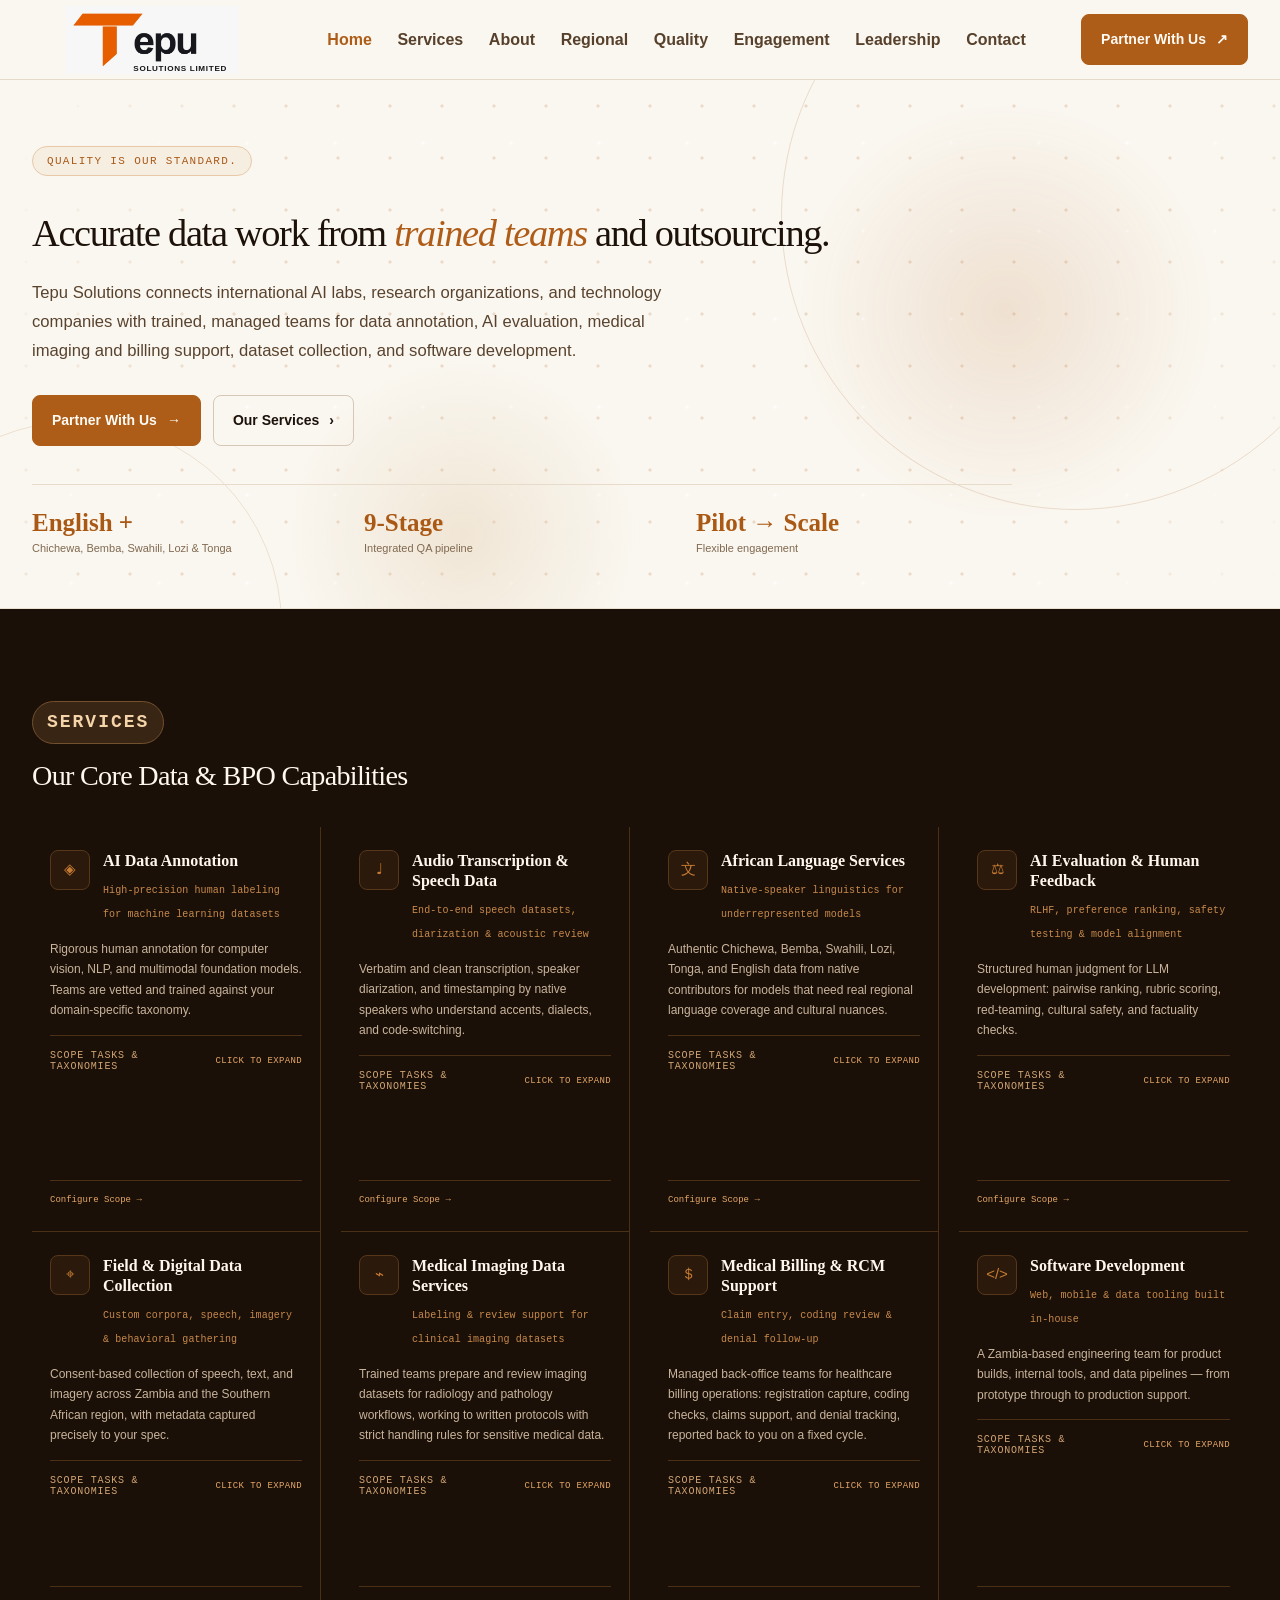
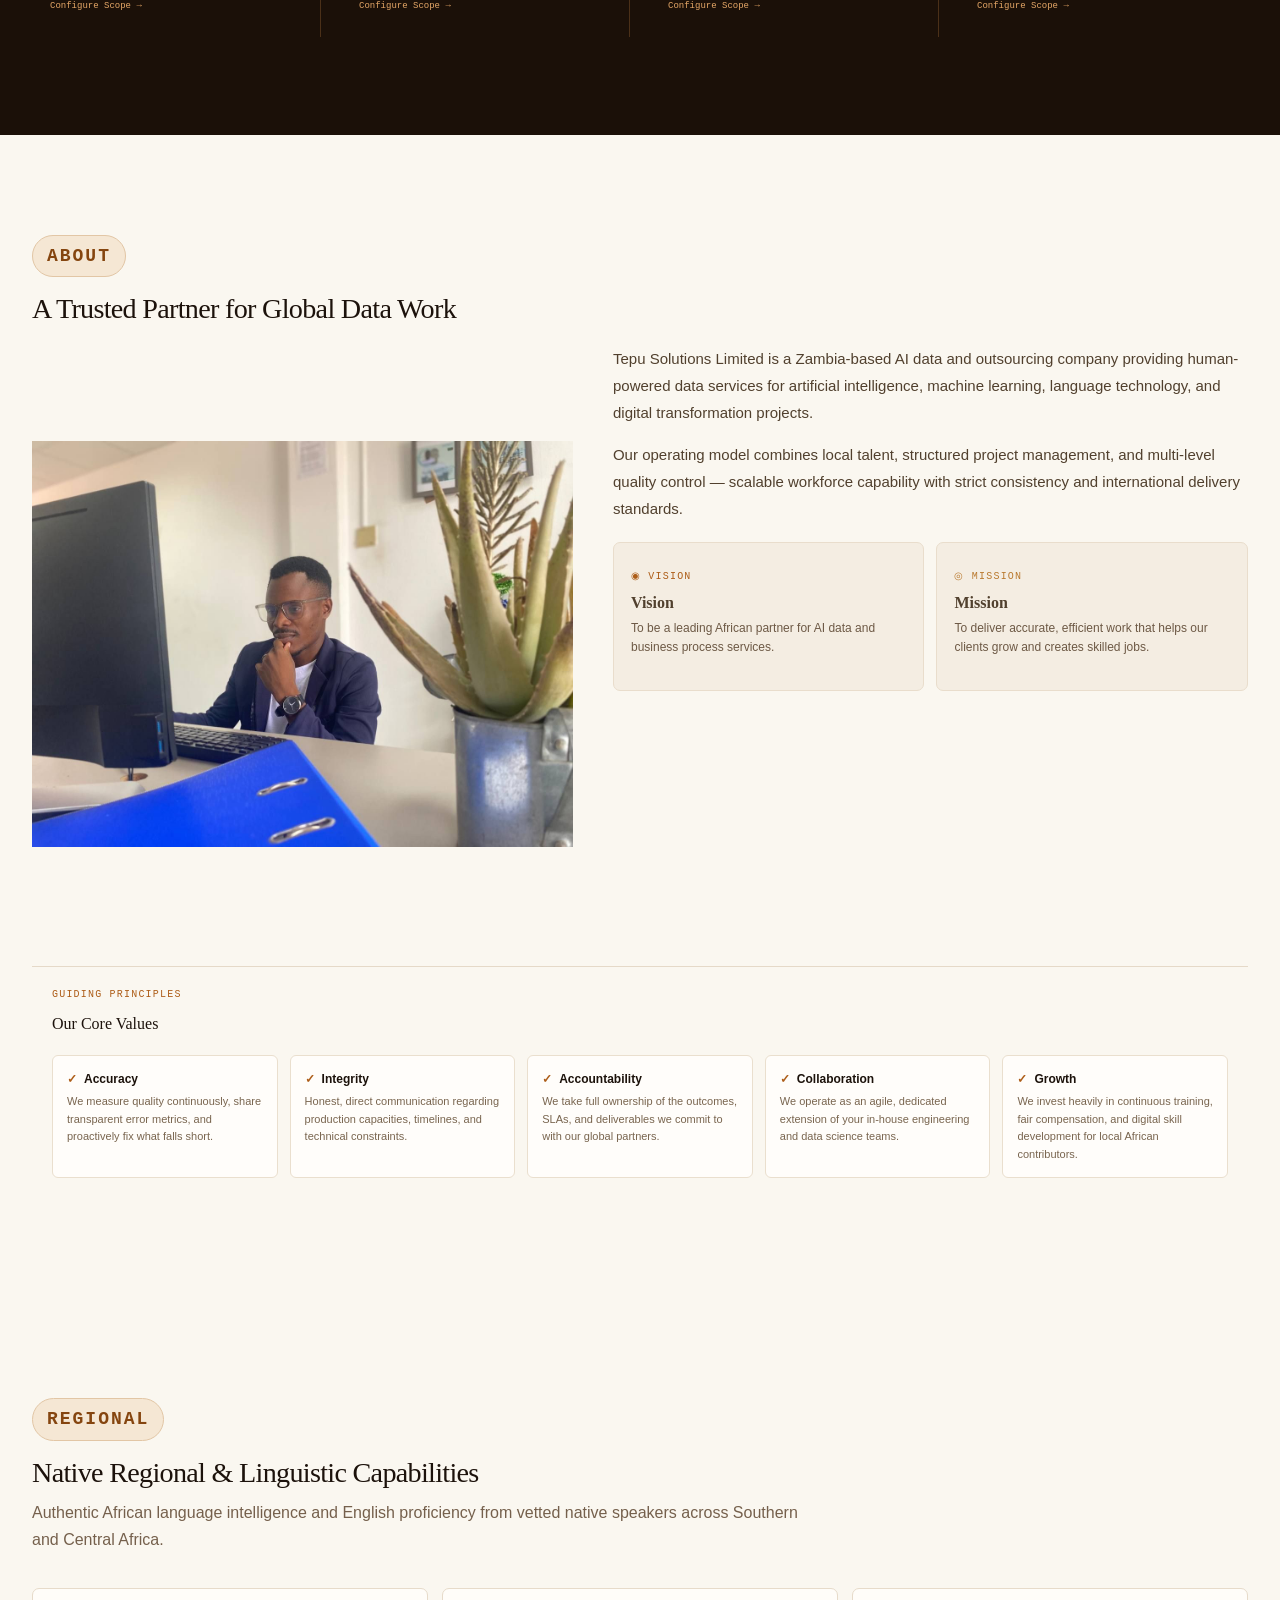
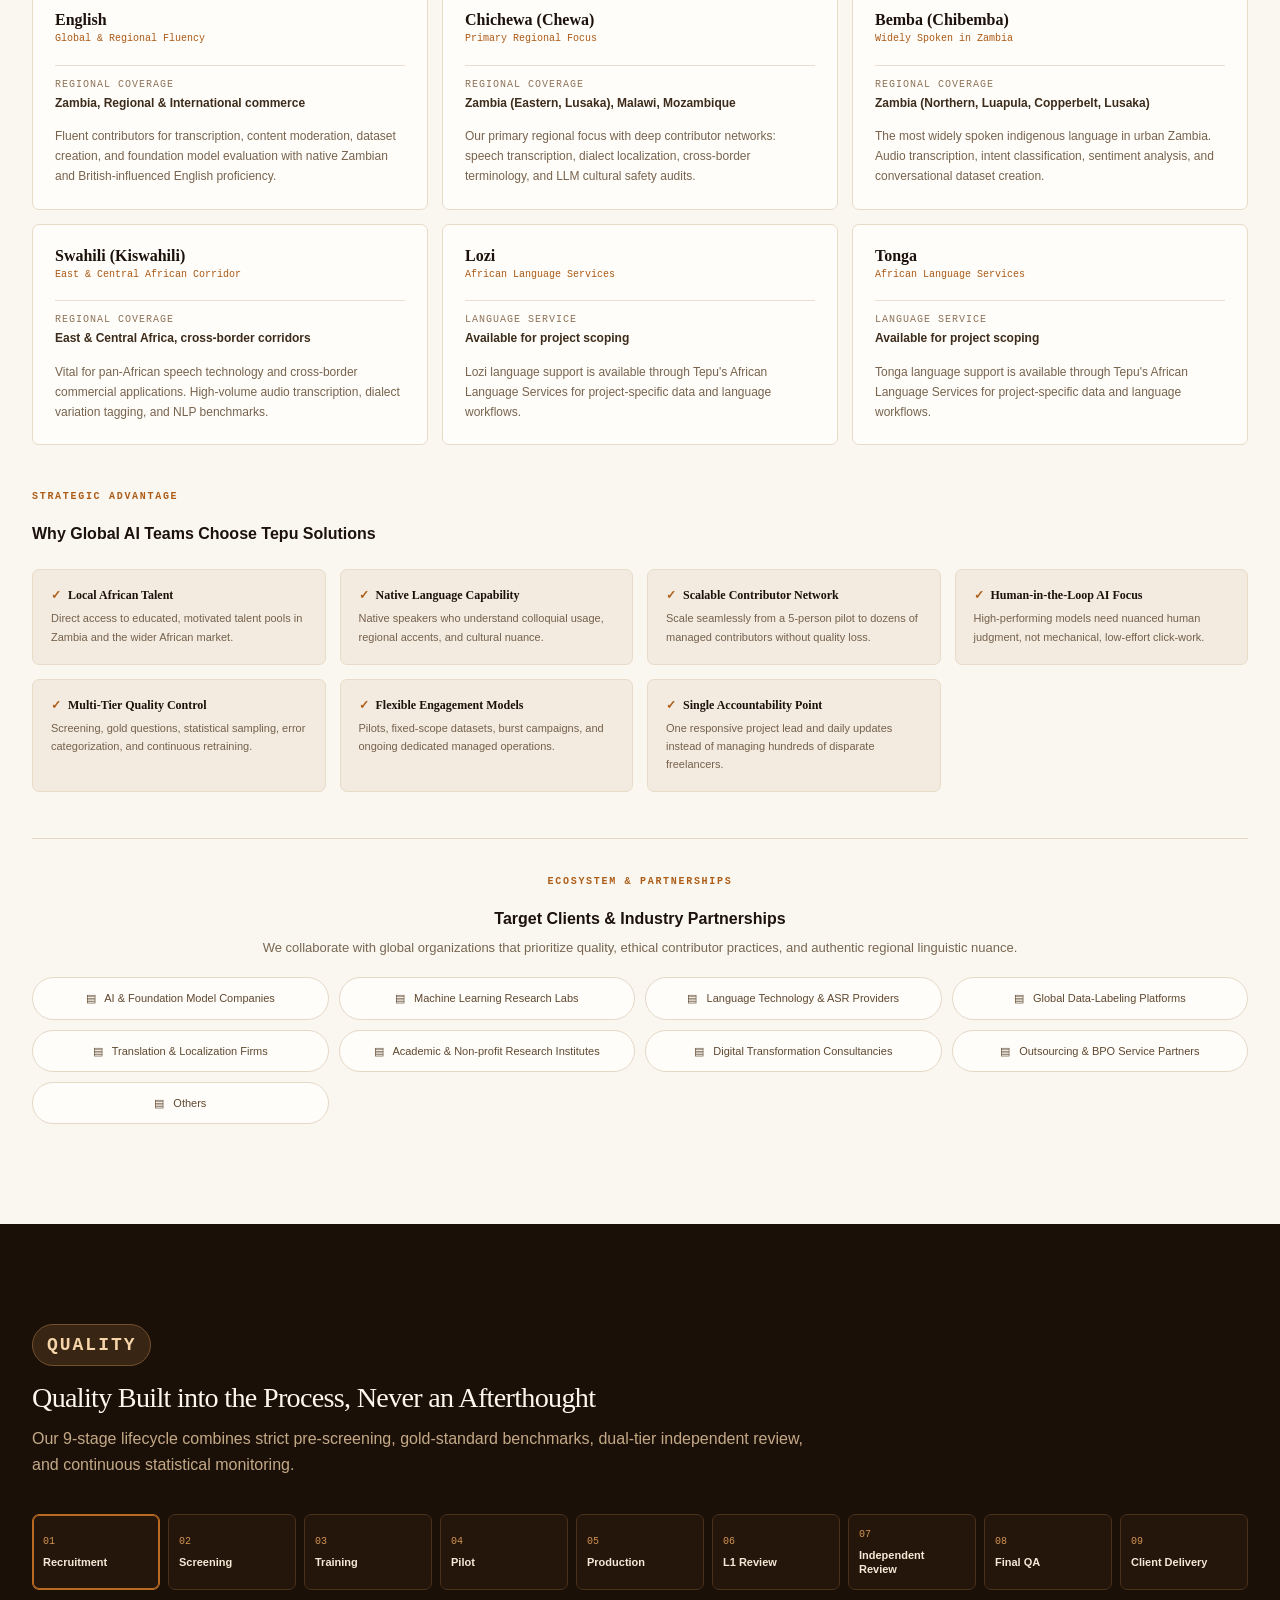
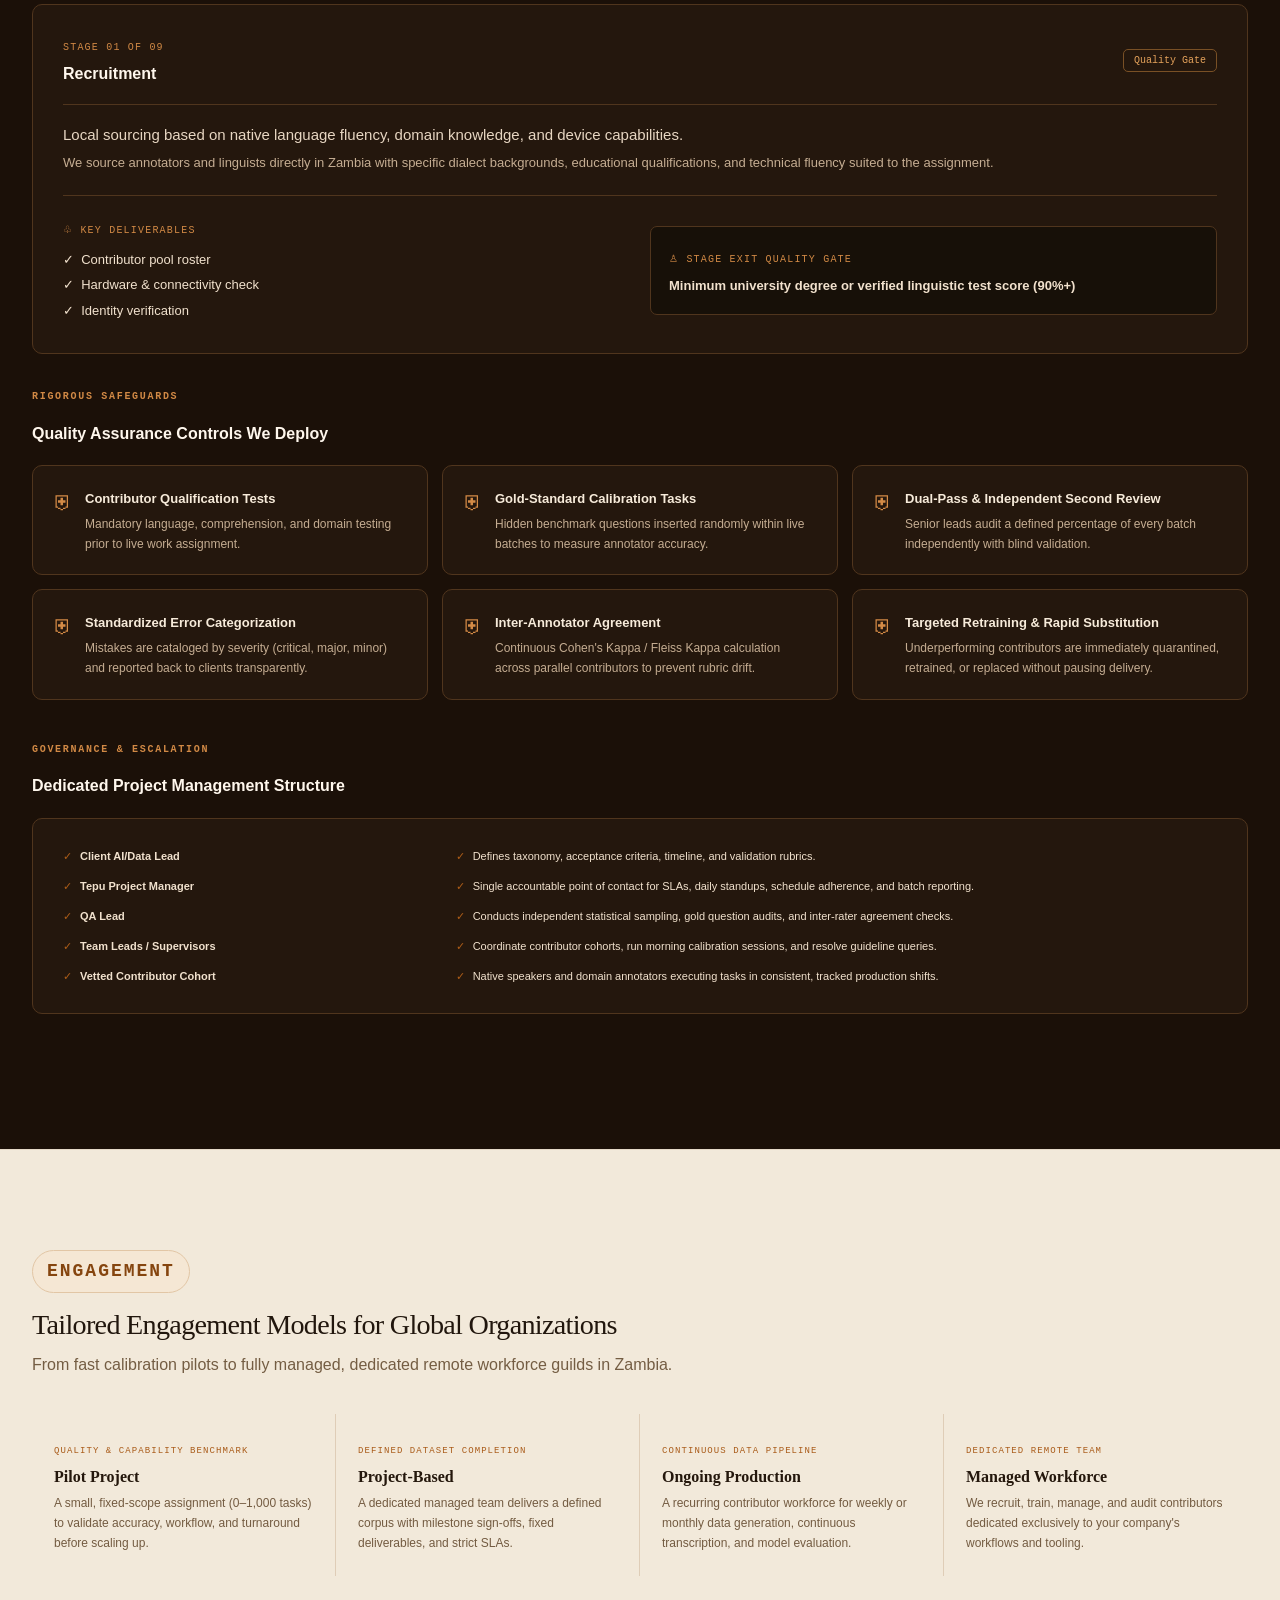
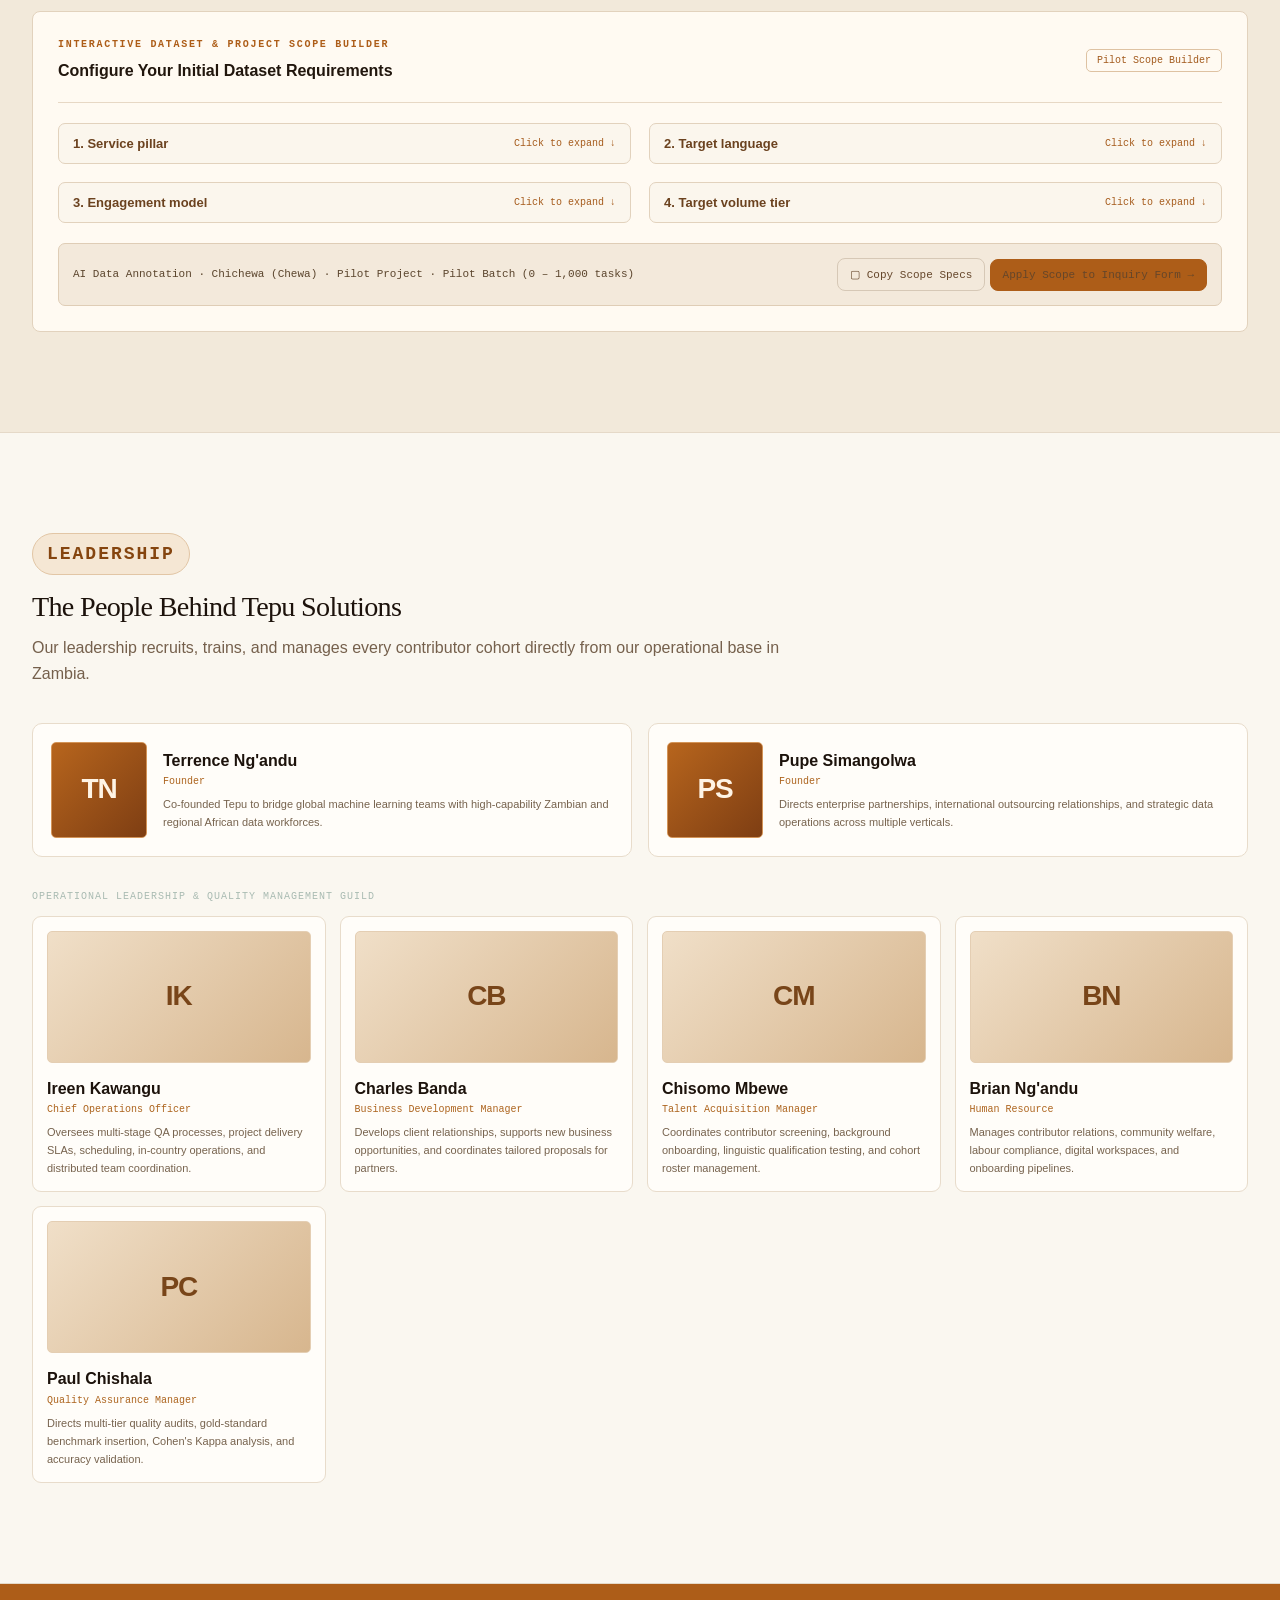
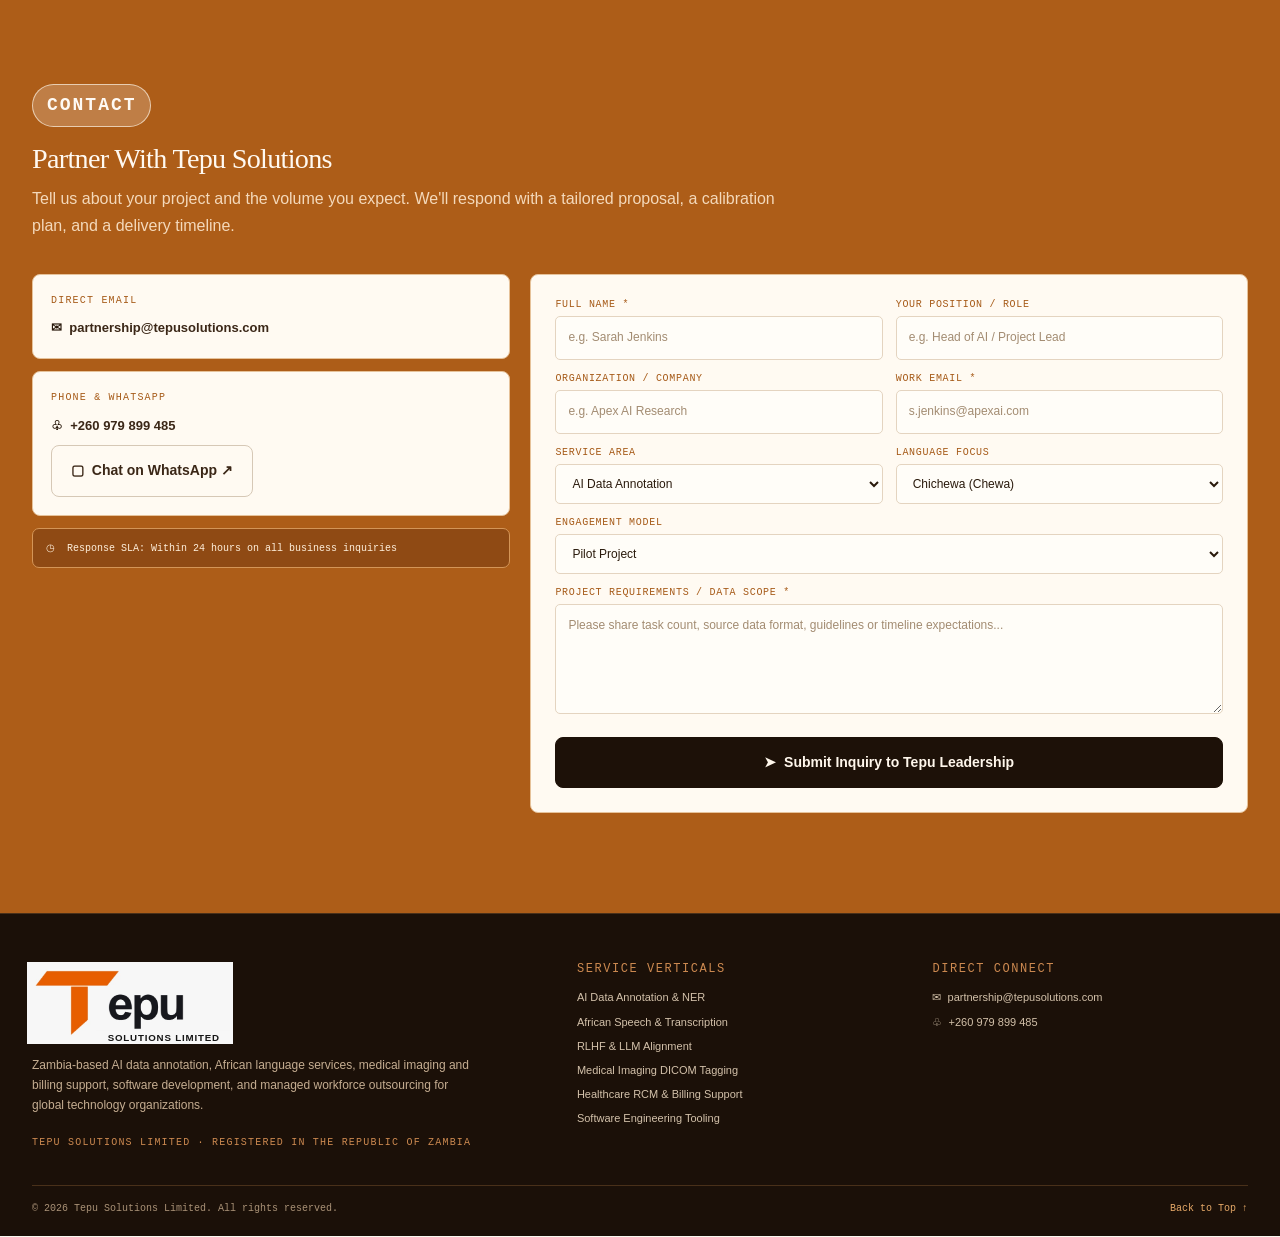
<file: index.html>
<!doctype html>
<html lang="en">
<head>
<meta charset="utf-8"><meta name="viewport" content="width=device-width,initial-scale=1"><meta name="theme-color" content="#faf7f0">
<meta name="description" content="Tepu Solutions connects international AI labs, research organizations, and technology companies with trained, managed teams for AI data and BPO work from Zambia.">
<title>Tepu Solutions Limited — AI Data &amp; BPO from Zambia</title>
<style>
:root{color-scheme:dark;--bg:#0d1513;--panel:#14211e;--panel2:#101a18;--line:#263934;--text:#eef4ef;--muted:#99aaa4;--green:#37c98a;--mint:#67e2bf;--yellow:#ecc54d;--red:#fa7777;--mono:ui-monospace,"SFMono-Regular",Consolas,monospace;--sans:Inter,"Segoe UI",Arial,sans-serif;--wrap:1380px}*{box-sizing:border-box}html{scroll-behavior:smooth;scroll-padding-top:88px}body{margin:0;background:var(--bg);color:var(--text);font-family:var(--sans);font-size:15px;line-height:1.65;-webkit-font-smoothing:antialiased}a{color:inherit;text-decoration:none}button,input,select,textarea{font:inherit}button{cursor:pointer}.wrap{width:min(var(--wrap),calc(100% - 64px));margin:auto}.mono,.eyebrow,.micro,.tag,.metric strong,.navlink,.step-num{font-family:var(--mono)}.eyebrow{margin:0 0 15px;color:var(--green);font-size:11px;font-weight:700;letter-spacing:.15em;text-transform:uppercase}.muted{color:var(--muted)}.accent{color:var(--green)}.accent2{color:var(--mint)}.rule{height:1px;background:var(--line)}
header{height:80px;position:sticky;top:0;z-index:20;background:rgba(13,21,19,.94);backdrop-filter:blur(16px);border-bottom:1px solid var(--line)}.nav{height:100%;display:flex;align-items:center;gap:28px}.brand{display:flex;align-items:center;gap:12px;min-width:220px}.brandmark{display:grid;place-items:center;width:40px;height:40px;background:var(--green);border-radius:9px;color:#082117;font-weight:900;font-size:20px}.brandtext{font-weight:750;line-height:1.15;font-size:15px}.brandtext small{display:block;color:var(--green);font:10px var(--mono);letter-spacing:.13em;margin-top:4px}.navlinks{display:flex;align-items:center;justify-content:center;gap:clamp(14px,2vw,32px);flex:1}.navlink{font-size:11px;color:#a9b9b2;white-space:nowrap;transition:color .2s}.navlink:hover,.navlink.active{color:var(--green)}.btn{display:inline-flex;align-items:center;justify-content:center;gap:10px;padding:12px 18px;border:1px solid var(--line);border-radius:6px;background:transparent;color:var(--text);font-weight:700;font-size:13px;transition:transform .2s,background .2s,border .2s}.btn:hover{transform:translateY(-2px);border-color:var(--green)}.btn-primary{background:var(--green);border-color:var(--green);color:#082117}.btn-primary:hover{background:#53d69c}.nav-cta{white-space:nowrap;padding:11px 16px;font-size:12px}.menu{display:none}
.hero{min-height:680px;position:relative;display:flex;align-items:center;overflow:hidden;border-bottom:1px solid var(--line);background:radial-gradient(ellipse at 70% 90%,rgba(28,157,108,.16),transparent 48%),linear-gradient(145deg,#101b18,#0d1513 66%)}.hero:before{content:"";position:absolute;inset:0;opacity:.2;background-image:radial-gradient(rgba(100,213,177,.36) 1px,transparent 1px);background-size:28px 28px;mask-image:linear-gradient(90deg,transparent 12%,black 100%)}.datastream{position:absolute;inset:auto -3% -10% 0;height:62%;width:106%;opacity:.34;pointer-events:none}.hero-inner{position:relative;z-index:1;padding:92px 0 48px}.hero-badge{display:inline-flex;align-items:center;gap:10px;border:1px solid #236147;background:#10241d;border-radius:999px;padding:6px 14px;color:var(--green);font:12px var(--mono)}.dot{width:8px;height:8px;background:var(--green);border-radius:100%;box-shadow:0 0 12px var(--green)}.stream-status{position:absolute;right:0;top:105px;border:1px solid #236147;background:#0e1d19;border-radius:999px;padding:7px 14px;color:var(--mint);font:10px var(--mono);letter-spacing:.02em}.hero h1{max-width:980px;margin:34px 0 24px;font-size:clamp(48px,7vw,86px);line-height:1.08;letter-spacing:-.055em;font-weight:780}.hero h1 em{font-style:normal;color:var(--green)}.hero-copy{max-width:820px;color:#a5b3ad;font-size:clamp(16px,1.45vw,20px);line-height:1.75;margin:0}.hero-actions{display:flex;gap:12px;margin-top:34px;flex-wrap:wrap}.hero-metrics{display:grid;grid-template-columns:repeat(3,1fr);gap:24px;margin-top:76px;border-top:1px solid var(--line);padding-top:34px}.metric strong{display:block;color:var(--text);font-size:27px;line-height:1.3}.metric p{margin:3px 0 0;color:var(--muted);font-size:12px}
section{scroll-margin-top:80px}.section{padding:100px 0}.section-head{max-width:780px;margin-bottom:35px}.section-title{margin:0 0 12px;font-size:clamp(28px,4vw,42px);line-height:1.17;letter-spacing:-.035em}.section-lede{margin:0;color:var(--muted);font-size:16px;max-width:780px}.about-grid{display:grid;grid-template-columns:1.25fr .75fr;gap:24px}.about-copy{font-size:17px;color:#c2cec8;line-height:1.8}.about-copy p{margin:0 0 18px}.mission-grid{display:grid;grid-template-columns:1fr 1fr;gap:14px;margin-top:26px}.mission,.value-panel,.card,.leader-card,.language-card,.engagement-card,.qa-card{background:var(--panel);border:1px solid var(--line);border-radius:10px}.mission{padding:22px}.mission h3{margin:7px 0;font-size:17px}.mission p{margin:0;font-size:13px;color:#c2cec8;line-height:1.65}.tag{font-size:10px;color:var(--green);letter-spacing:.12em;text-transform:uppercase}.value-panel{padding:24px}.value-panel h3{margin:0 0 15px;font-size:18px}.value{border:1px solid var(--line);background:#111b18;border-radius:7px;padding:14px;margin-top:10px}.value h4{margin:0 0 3px;font-size:14px}.value p{margin:0;color:var(--muted);font-size:12px}.check{color:var(--green);margin-right:7px}
.cap-section{padding-top:86px}.cap-section .section-head{display:flex;flex-direction:column;align-items:flex-start;width:100%;max-width:780px}.cap-section .section-lede{width:100%;max-width:780px}.card-grid{display:grid;grid-template-columns:repeat(2,minmax(0,1fr));gap:18px}.card{padding:24px;display:flex;flex-direction:column;min-height:300px;transition:border-color .2s,transform .2s}.card:hover,.qa-card:hover,.leader-card:hover{border-color:#347a5e;transform:translateY(-2px)}.card-top{display:flex;align-items:flex-start;gap:13px}.iconbox{width:40px;height:40px;flex:0 0 40px;display:grid;place-items:center;color:var(--green);background:#10241d;border:1px solid var(--line);border-radius:8px}.iconbox svg{width:20px;height:20px;stroke:currentColor;fill:none;stroke-width:1.8}.card h3{font-size:18px;line-height:1.25;margin:1px 0 5px}.card .tag{font-size:10px;letter-spacing:.01em;text-transform:none;color:var(--green)}.card p{color:#aebdb6;font-size:13px;margin:18px 0}.scope{border-top:1px solid var(--line);padding-top:14px}.scope-label{color:#82948d;font:10px var(--mono);letter-spacing:.08em;text-transform:uppercase;margin-bottom:9px}.scope ul{list-style:none;margin:0;padding:0;display:grid;grid-template-columns:1fr 1fr;gap:7px 14px}.scope li{font-size:11px;color:#d1dbd5}.scope li:before{content:"✓";color:var(--green);margin-right:8px}.card-foot{border-top:1px solid var(--line);padding-top:14px;margin-top:auto;display:flex;justify-content:space-between;gap:10px;align-items:center;color:#95a89f;font:10px var(--mono)}.configure-service{border:0;background:transparent;padding:0;color:var(--green);font:10px var(--mono);white-space:nowrap}.configure-service:hover{text-decoration:underline}

.qa-grid{display:grid;grid-template-columns:repeat(9,minmax(90px,1fr));gap:8px;margin:30px 0 14px}.step{border:1px solid var(--line);background:#14201d;border-radius:7px;padding:12px 10px;text-align:left;color:var(--text);min-height:68px}.step[aria-selected="true"]{border-color:var(--green);box-shadow:inset 0 0 0 1px var(--green)}.step-num{display:block;color:var(--green);font-size:10px}.step b{display:block;font-size:11px;line-height:1.3;margin-top:5px}.stage{border:1px solid var(--line);background:var(--panel);border-radius:10px;padding:28px 30px;margin-bottom:35px}.stage-head{display:flex;justify-content:space-between;gap:20px;align-items:center;border-bottom:1px solid var(--line);padding-bottom:16px}.stage h3{margin:4px 0 0;font-size:21px}.verified{border:1px solid #286346;border-radius:5px;color:var(--green);padding:5px 10px;font:10px var(--mono)}.stage-desc{color:#c4d0c9;margin:18px 0 4px}.stage-detail{margin:0;color:var(--muted);font-size:13px}.stage-bottom{display:grid;grid-template-columns:1fr 1fr;gap:20px;border-top:1px solid var(--line);margin-top:22px;padding-top:20px}.stage-bottom ul{list-style:none;margin:8px 0 0;padding:0}.stage-bottom li{color:#cad5ce;font-size:13px;margin:4px 0}.gate{border:1px solid var(--line);background:#101a18;border-radius:7px;padding:18px;align-self:center}.gate .tag{color:var(--yellow)}.gate p{margin:5px 0 0;font-size:13px;font-weight:600}.qa-controls{display:grid;grid-template-columns:repeat(3,1fr);gap:14px}.qa-card{padding:20px;display:flex;gap:12px;align-items:flex-start}.qa-card strong{font-size:13px}.qa-card p{color:var(--muted);font-size:12px;margin:4px 0 0}.qa-card .shield{color:var(--green);font-size:20px}
.regional-grid{display:grid;grid-template-columns:repeat(2,1fr);gap:18px}.language-card{padding:24px}.language-card h3{margin:0;font-size:21px}.language-card .tag{display:block;margin:2px 0 17px;text-transform:none;letter-spacing:0}.coverage{border-top:1px solid var(--line);padding-top:13px}.coverage label{display:block;color:#879a91;font:10px var(--mono);text-transform:uppercase;letter-spacing:.1em}.coverage strong{font-size:13px}.language-card p{font-size:13px;color:var(--muted);margin:13px 0 0}.adv-grid{display:grid;grid-template-columns:repeat(3,1fr);gap:14px;margin-top:22px}.adv{background:var(--panel);border:1px solid var(--line);border-radius:8px;padding:18px}.adv h4{font-size:13px;margin:0 0 6px}.adv p{font-size:12px;color:var(--muted);margin:0}.partner-box{background:var(--panel);border:1px solid var(--line);border-radius:10px;padding:25px;margin-top:46px}.partner-grid{display:grid;grid-template-columns:repeat(4,1fr);gap:10px;margin-top:19px}.partner{border:1px solid var(--line);background:#101a18;border-radius:6px;padding:14px;color:#dae4dd;font-size:12px}
.engagement{background:#101a18;border-block:1px solid var(--line)}.engagement-grid{display:grid;grid-template-columns:repeat(4,1fr);gap:14px}.engagement-card{padding:20px}.engagement-card .tag{font-size:9px}.engagement-card h3{font-size:16px;margin:8px 0}.engagement-card p{color:var(--muted);font-size:12px;margin:0}.builder{margin-top:35px;padding:25px;border:1px solid var(--line);border-radius:10px;background:var(--panel)}.builder-head{display:flex;justify-content:space-between;align-items:center;gap:15px;border-bottom:1px solid var(--line);padding-bottom:17px}.builder-head h3{font-size:19px;margin:0}.builder-grid{display:grid;grid-template-columns:1fr 1fr 1fr;gap:18px;margin-top:20px}.option-group label{display:block;color:var(--green);font:10px var(--mono);text-transform:uppercase;letter-spacing:.07em;margin-bottom:7px}.option{display:block;width:100%;text-align:left;border:1px solid var(--line);background:#101a18;color:#adbbb5;border-radius:5px;padding:7px 10px;font-size:11px;margin:5px 0}.option.selected{border-color:var(--green);background:#173a2c;color:var(--text)}.volume{margin-top:16px;padding-top:13px;border-top:1px solid var(--line)}.scope-output{margin-top:20px;border:1px solid var(--line);border-radius:7px;background:#101a18;padding:14px;display:flex;align-items:center;justify-content:space-between;gap:14px;flex-wrap:wrap}.scope-output p{margin:0;color:#a9b8b1;font:11px var(--mono)}.scope-output .btn{font:11px var(--mono);padding:9px 12px}
.lead-grid{display:grid;grid-template-columns:1fr 1fr;gap:16px}.leader-card{padding:18px;display:flex;gap:16px;align-items:center}.portrait{width:96px;height:96px;flex:0 0 96px;border-radius:7px;background:linear-gradient(135deg,#1c6145,#18302a);display:grid;place-items:center;color:var(--mint);font-size:28px;font-weight:750;letter-spacing:-.04em;border:1px solid #286447}.leader-card h3{font-size:15px;margin:0}.role{display:block;color:var(--yellow);font:10px var(--mono);margin:2px 0 8px}.leader-card p{font-size:11px;color:var(--muted);margin:0}.subhead{margin:34px 0 14px;color:#a9bbb2;font:10px var(--mono);letter-spacing:.1em;text-transform:uppercase}.staff-grid{display:grid;grid-template-columns:repeat(4,1fr);gap:14px}.staff{background:var(--panel);border:1px solid var(--line);border-radius:9px;padding:14px}.staff .portrait{width:100%;height:132px;margin-bottom:13px}.staff h3{font-size:13px;margin:0}.staff p{font-size:11px;color:var(--muted);margin:8px 0 0}
.contact{background:#101a18;border-top:1px solid var(--line)}.contact-grid{display:grid;grid-template-columns:.8fr 1.2fr;gap:20px}.contact-stack{display:grid;gap:12px;align-content:start}.contact-card{border:1px solid var(--line);background:var(--panel);border-radius:8px;padding:18px}.contact-card .tag{display:block;margin-bottom:6px}.contact-card strong{font-size:13px}.contact-card p{margin:0;color:var(--muted);font-size:11px}.contact-card a:hover{color:var(--green)}.sla{border:1px solid var(--line);border-radius:7px;padding:13px;color:var(--yellow);font:10px var(--mono);background:#111b18}.formbox{border:1px solid var(--line);background:var(--panel);border-radius:10px;padding:24px}.formgrid{display:grid;grid-template-columns:1fr 1fr;gap:13px}.field label{display:block;color:var(--green);font:10px var(--mono);letter-spacing:.07em;text-transform:uppercase;margin-bottom:6px}.field input,.field select,.field textarea{width:100%;background:#101a18;border:1px solid var(--line);border-radius:5px;color:var(--text);padding:11px 12px;font-size:12px;outline:none}.field input:focus,.field select:focus,.field textarea:focus{border-color:var(--green)}.field textarea{min-height:110px;resize:vertical}.field.full{grid-column:1/-1}.formbox .btn{width:100%;margin-top:16px}.formnote{color:#83958c;font:10px var(--mono);margin:11px 0 0}.footer{border-top:1px solid var(--line);padding:48px 0 22px}.footer-grid{display:grid;grid-template-columns:1.6fr 1fr 1fr;gap:40px}.footer p{max-width:440px;color:var(--muted);font-size:12px}.footer h4{font:10px var(--mono);color:var(--green);letter-spacing:.13em;text-transform:uppercase;margin:0 0 12px}.footer-list{list-style:none;padding:0;margin:0;color:#a9b8b1;font-size:11px}.footer-list li{margin:6px 0}.copyright{border-top:1px solid var(--line);margin-top:32px;padding-top:17px;display:flex;justify-content:space-between;color:#82948c;font:10px var(--mono)}.backtop{color:var(--green)}
@media(max-width:1100px){.navlinks{gap:13px}.navlink{font-size:10px}.brand{min-width:175px}.nav{gap:16px}.stream-status{right:0}.qa-grid{grid-template-columns:repeat(5,1fr)}.partner-grid{grid-template-columns:repeat(3,1fr)}}@media(max-width:800px){.wrap{width:min(var(--wrap),calc(100% - 36px))}.nav{justify-content:space-between}.navlinks{display:none;position:absolute;left:0;right:0;top:79px;padding:18px;background:#101a18;border-bottom:1px solid var(--line);align-items:flex-start;flex-direction:column}.navlinks.open{display:flex}.navlinks .navlink{font-size:12px;padding:4px}.menu{display:inline-flex;background:transparent;color:var(--text);border:1px solid var(--line);border-radius:5px;padding:8px 10px}.nav-cta{margin-left:auto}.brand{min-width:0}.hero{min-height:initial}.hero-inner{padding:95px 0 35px}.stream-status{position:static;display:inline-flex;margin-top:18px}.hero-metrics{margin-top:55px;gap:10px}.metric strong{font-size:20px}.section{padding:75px 0}.about-grid,.contact-grid{grid-template-columns:1fr}.card-grid{grid-template-columns:1fr}.card{min-height:0}.card-foot{margin-top:22px}.qa-controls{grid-template-columns:repeat(2,1fr)}.partner-grid{grid-template-columns:repeat(2,1fr)}.engagement-grid{grid-template-columns:repeat(2,1fr)}.builder-grid{grid-template-columns:1fr 1fr}.staff-grid{grid-template-columns:repeat(2,1fr)}.footer-grid{grid-template-columns:1fr 1fr}.footer-brand-col{grid-column:1/-1}}@media(max-width:540px){.nav-cta{display:none}.hero h1{font-size:48px}.hero-copy{font-size:15px}.hero-metrics{grid-template-columns:1fr;gap:15px}.metric{display:flex;align-items:baseline;gap:12px}.metric strong{min-width:125px}.mission-grid,.regional-grid{grid-template-columns:1fr}.scope ul{grid-template-columns:1fr 1fr}.qa-grid{grid-template-columns:repeat(3,1fr)}.stage{padding:20px}.stage-bottom{grid-template-columns:1fr}.qa-controls{grid-template-columns:1fr}.adv-grid{grid-template-columns:1fr 1fr}.partner-grid{grid-template-columns:1fr 1fr}.engagement-grid{grid-template-columns:1fr 1fr}.builder{padding:18px}.builder-head{align-items:flex-start;flex-direction:column}.builder-grid{grid-template-columns:1fr}.lead-grid{grid-template-columns:1fr}.leader-card{align-items:flex-start}.portrait{width:74px;height:74px;flex-basis:74px}.staff-grid{grid-template-columns:1fr 1fr}.staff .portrait{height:100px}.formgrid{grid-template-columns:1fr}.field.full{grid-column:auto}.footer-grid{grid-template-columns:1fr}.footer-brand-col{grid-column:auto}.copyright{flex-direction:column;gap:12px}.section-title{font-size:30px}}
@media(prefers-reduced-motion:reduce){html{scroll-behavior:auto}*,*:before,*:after{transition:none!important}}
</style>
<link rel="canonical" href="https://tepusolutions.com/">
<link rel="stylesheet" href="assets/theme.css?v=footer-logo-align-20261019">
</head>
<body>
<header><div class="wrap nav"><a class="brand" href="#home" aria-label="Tepu Solutions home"><img class="brand-logo" src="assets/tepu-company-logo.svg" alt="Tepu Solutions Limited"></a><nav class="navlinks" id="navlinks" aria-label="Main navigation"><a class="navlink" href="#home">Home</a><a class="navlink" href="#capabilities">Services</a><a class="navlink" href="#about">About</a><a class="navlink" href="#regional">Regional</a><a class="navlink" href="#quality">Quality</a><a class="navlink" href="#engagement">Engagement</a><a class="navlink" href="#leadership">Leadership</a><a class="navlink" href="#contact">Contact</a></nav><a class="btn btn-primary nav-cta" href="#contact">Partner With Us <span aria-hidden="true">↗</span></a><button class="menu" id="menu" aria-expanded="false" aria-controls="navlinks">Menu</button></div></header>
<main>
<section id="home" class="hero hero-showcase"><div class="hero-motion-bg" aria-hidden="true"><span class="home-glow home-glow-a"></span><span class="home-glow home-glow-b"></span><span class="home-orbit home-orbit-a"></span><span class="home-orbit home-orbit-b"></span></div><div class="wrap hero-layout"><div class="hero-main"><span class="hero-badge">Quality is our standard.</span><h1>Accurate data work from <em>trained teams</em> and outsourcing.</h1><p class="hero-copy">Tepu Solutions connects international AI labs, research organizations, and technology companies with trained, managed teams for data annotation, AI evaluation, medical imaging and billing support, dataset collection, and software development.</p><div class="hero-actions"><a class="btn btn-primary" href="#contact">Partner With Us <span>→</span></a><a class="btn" href="#capabilities">Our Services <span>›</span></a></div></div><div class="hero-metrics"><div class="metric"><strong>English +</strong><p>Chichewa, Bemba, Swahili, Lozi &amp; Tonga</p></div><div class="metric"><strong>9-Stage</strong><p>Integrated QA pipeline</p></div><div class="metric"><strong>Pilot → Scale</strong><p>Flexible engagement</p></div></div></div></section>
<section class="section cap-section services-section" id="capabilities"><div class="wrap"><div class="section-head"><p class="eyebrow">Services</p><h2 class="section-title">Our Core Data &amp; BPO Capabilities</h2></div><div class="card-grid">
<article class="card"><div class="card-top"><span class="iconbox">◈</span><div><h3>AI Data Annotation</h3><span class="tag">High-precision human labeling for machine learning datasets</span></div></div><p>Rigorous human annotation for computer vision, NLP, and multimodal foundation models. Teams are vetted and trained against your domain-specific taxonomy.</p><details class="scope scope-dropdown"><summary>Scope tasks &amp; taxonomies</summary><ul><li>Transcription</li><li>Text classification</li><li>Named Entity Recognition (NER)</li><li>Intent classification</li><li>Sentiment annotation</li><li>Content categorization</li><li>Image annotation (boxes, polygons, segmentation)</li><li>Video annotation &amp; tracking</li><li>Audio annotation</li><li>Entity &amp; attribute labeling</li><li>Search relevance evaluation</li><li>Data quality review &amp; auditing</li></ul></details><div class="card-foot"><button class="configure-service" type="button" data-service="AI Data Annotation">Configure Scope →</button></div></article>
<article class="card"><div class="card-top"><span class="iconbox">♩</span><div><h3>Audio Transcription &amp; Speech Data</h3><span class="tag">End-to-end speech datasets, diarization &amp; acoustic review</span></div></div><p>Verbatim and clean transcription, speaker diarization, and timestamping by native speakers who understand accents, dialects, and code-switching.</p><details class="scope scope-dropdown"><summary>Scope tasks &amp; taxonomies</summary><ul><li>Verbatim &amp; clean-read transcription</li><li>Speaker diarization</li><li>Timestamp alignment</li><li>Acoustic event tagging</li><li>Speech corpus recording</li><li>ASR output review</li></ul></details><div class="card-foot"><button class="configure-service" type="button" data-service="Audio Transcription &amp; Speech Data">Configure Scope →</button></div></article>
<article class="card"><div class="card-top"><span class="iconbox">文</span><div><h3>African Language Services</h3><span class="tag">Native-speaker linguistics for underrepresented models</span></div></div><p>Authentic Chichewa, Bemba, Swahili, Lozi, Tonga, and English data from native contributors for models that need real regional language coverage and cultural nuances.</p><details class="scope scope-dropdown"><summary>Scope tasks &amp; taxonomies</summary><ul><li>Translation &amp; back-translation</li><li>Dialect localization</li><li>Cultural safety review</li><li>Lexicon &amp; glossary building</li><li>Text corpus creation</li><li>Prompt &amp; response writing</li></ul></details><div class="card-foot"><button class="configure-service" type="button" data-service="African Language Services">Configure Scope →</button></div></article>
<article class="card"><div class="card-top"><span class="iconbox">⚖</span><div><h3>AI Evaluation &amp; Human Feedback</h3><span class="tag">RLHF, preference ranking, safety testing &amp; model alignment</span></div></div><p>Structured human judgment for LLM development: pairwise ranking, rubric scoring, red-teaming, cultural safety, and factuality checks.</p><details class="scope scope-dropdown"><summary>Scope tasks &amp; taxonomies</summary><ul><li>Preference ranking (RLHF)</li><li>Rubric-based response scoring</li><li>Red-teaming &amp; safety testing</li><li>Factuality verification</li><li>Instruction-following evaluation</li><li>Multilingual output review</li></ul></details><div class="card-foot"><button class="configure-service" type="button" data-service="AI Evaluation &amp; Human Feedback">Configure Scope →</button></div></article>
<article class="card"><div class="card-top"><span class="iconbox">⌖</span><div><h3>Field &amp; Digital Data Collection</h3><span class="tag">Custom corpora, speech, imagery &amp; behavioral gathering</span></div></div><p>Consent-based collection of speech, text, and imagery across Zambia and the Southern African region, with metadata captured precisely to your spec.</p><details class="scope scope-dropdown"><summary>Scope tasks &amp; taxonomies</summary><ul><li>Speech recording campaigns</li><li>Image &amp; video capture</li><li>Survey &amp; form data</li><li>Text elicitation</li><li>Metadata tagging</li><li>Consent &amp; compliance tracking</li></ul></details><div class="card-foot"><button class="configure-service" type="button" data-service="Field &amp; Digital Data Collection">Configure Scope →</button></div></article>
<article class="card"><div class="card-top"><span class="iconbox">⌁</span><div><h3>Medical Imaging Data Services</h3><span class="tag">Labeling &amp; review support for clinical imaging datasets</span></div></div><p>Trained teams prepare and review imaging datasets for radiology and pathology workflows, working to written protocols with strict handling rules for sensitive medical data.</p><details class="scope scope-dropdown"><summary>Scope tasks &amp; taxonomies</summary><ul><li>Image labeling (boxes, polygons, segmentation)</li><li>Lesion and region marking</li><li>Image classification &amp; triage tagging</li><li>Report-to-image alignment review</li><li>DICOM metadata tagging</li><li>De-identification checks</li><li>Second-reader QC sampling</li><li>Dataset quality auditing</li></ul></details><div class="card-foot"><button class="configure-service" type="button" data-service="Medical Imaging Data Services">Configure Scope →</button></div></article>
<article class="card"><div class="card-top"><span class="iconbox">＄</span><div><h3>Medical Billing &amp; RCM Support</h3><span class="tag">Claim entry, coding review &amp; denial follow-up</span></div></div><p>Managed back-office teams for healthcare billing operations: registration capture, coding checks, claims support, and denial tracking, reported back to you on a fixed cycle.</p><details class="scope scope-dropdown"><summary>Scope tasks &amp; taxonomies</summary><ul><li>Patient &amp; registration data entry</li><li>Coding &amp; charge entry review</li><li>Claims submission support</li><li>Denial tracking &amp; follow-up</li><li>Payer portal data capture</li><li>Eligibility verification support</li><li>Statement &amp; reconciliation support</li><li>Confidential handling protocols</li></ul></details><div class="card-foot"><button class="configure-service" type="button" data-service="Medical Billing &amp; RCM Support">Configure Scope →</button></div></article>
<article class="card"><div class="card-top"><span class="iconbox">&lt;/&gt;</span><div><h3>Software Development</h3><span class="tag">Web, mobile &amp; data tooling built in-house</span></div></div><p>A Zambia-based engineering team for product builds, internal tools, and data pipelines — from prototype through to production support.</p><details class="scope scope-dropdown"><summary>Scope tasks &amp; taxonomies</summary><ul><li>Web application development</li><li>Mobile app development</li><li>APIs &amp; third-party integrations</li><li>Data pipelines &amp; ETL</li><li>Annotation and QA tooling</li><li>Dashboards &amp; reporting</li><li>Maintenance &amp; support</li><li>Cloud deployment &amp; monitoring</li></ul></details><div class="card-foot"><button class="configure-service" type="button" data-service="Software Development">Configure Scope →</button></div></article></div></div></section>
<section class="section" id="about"><div class="wrap"><div class="section-head"><p class="eyebrow">About</p><h2 class="section-title">A Trusted Partner for Global Data Work</h2></div><div class="about-grid"><figure class="about-photo"><img src="assets/terrence.jpg" alt="Tepu Solutions founder Terrence Ng’andu at work" width="1280" height="960" loading="lazy" decoding="async"></figure><div class="about-copy"><p>Tepu Solutions Limited is a Zambia-based AI data and outsourcing company providing human-powered data services for artificial intelligence, machine learning, language technology, and digital transformation projects.</p><p>Our operating model combines local talent, structured project management, and multi-level quality control — scalable workforce capability with strict consistency and international delivery standards.</p><div class="mission-grid"><article class="mission"><span class="tag">◉ Vision</span><h3>Vision</h3><p>To be a leading African partner for AI data and business process services.</p></article><article class="mission"><span class="tag" style="color:var(--yellow)">◎ Mission</span><h3>Mission</h3><p>To deliver accurate, efficient work that helps our clients grow and creates skilled jobs.</p></article></div></div><aside class="value-panel"><span class="tag">Guiding principles</span><h3>Our Core Values</h3><div class="value"><h4><span class="check">✓</span>Accuracy</h4><p>We measure quality continuously, share transparent error metrics, and proactively fix what falls short.</p></div><div class="value"><h4><span class="check">✓</span>Integrity</h4><p>Honest, direct communication regarding production capacities, timelines, and technical constraints.</p></div><div class="value"><h4><span class="check">✓</span>Accountability</h4><p>We take full ownership of the outcomes, SLAs, and deliverables we commit to with our global partners.</p></div><div class="value"><h4><span class="check">✓</span>Collaboration</h4><p>We operate as an agile, dedicated extension of your in-house engineering and data science teams.</p></div><div class="value"><h4><span class="check">✓</span>Growth</h4><p>We invest heavily in continuous training, fair compensation, and digital skill development for local African contributors.</p></div></aside></div></div></section>
<section class="section regional-section" id="regional"><div class="wrap"><div class="section-head"><p class="eyebrow">Regional</p><h2 class="section-title">Native Regional &amp; Linguistic Capabilities</h2><p class="section-lede">Authentic African language intelligence and English proficiency from vetted native speakers across Southern and Central Africa.</p></div><div class="regional-grid"><article class="language-card"><h3>English</h3><span class="tag">Global &amp; Regional Fluency</span><div class="coverage"><label>Regional coverage</label><strong>Zambia, Regional &amp; International commerce</strong></div><p>Fluent contributors for transcription, content moderation, dataset creation, and foundation model evaluation with native Zambian and British-influenced English proficiency.</p></article><article class="language-card"><h3>Chichewa (Chewa)</h3><span class="tag">Primary Regional Focus</span><div class="coverage"><label>Regional coverage</label><strong>Zambia (Eastern, Lusaka), Malawi, Mozambique</strong></div><p>Our primary regional focus with deep contributor networks: speech transcription, dialect localization, cross-border terminology, and LLM cultural safety audits.</p></article><article class="language-card"><h3>Bemba (Chibemba)</h3><span class="tag">Widely Spoken in Zambia</span><div class="coverage"><label>Regional coverage</label><strong>Zambia (Northern, Luapula, Copperbelt, Lusaka)</strong></div><p>The most widely spoken indigenous language in urban Zambia. Audio transcription, intent classification, sentiment analysis, and conversational dataset creation.</p></article><article class="language-card"><h3>Swahili (Kiswahili)</h3><span class="tag">East &amp; Central African Corridor</span><div class="coverage"><label>Regional coverage</label><strong>East &amp; Central Africa, cross-border corridors</strong></div><p>Vital for pan-African speech technology and cross-border commercial applications. High-volume audio transcription, dialect variation tagging, and NLP benchmarks.</p></article><article class="language-card"><h3>Lozi</h3><span class="tag">African Language Services</span><div class="coverage"><label>Language service</label><strong>Available for project scoping</strong></div><p>Lozi language support is available through Tepu's African Language Services for project-specific data and language workflows.</p></article><article class="language-card"><h3>Tonga</h3><span class="tag">African Language Services</span><div class="coverage"><label>Language service</label><strong>Available for project scoping</strong></div><p>Tonga language support is available through Tepu's African Language Services for project-specific data and language workflows.</p></article></div><div style="margin-top:44px"><p class="eyebrow">Strategic advantage</p><h3 style="font-size:20px;margin:0">Why Global AI Teams Choose Tepu Solutions</h3><div class="adv-grid"><article class="adv"><h4><span class="check">✓</span>Local African Talent</h4><p>Direct access to educated, motivated talent pools in Zambia and the wider African market.</p></article><article class="adv"><h4><span class="check">✓</span>Native Language Capability</h4><p>Native speakers who understand colloquial usage, regional accents, and cultural nuance.</p></article><article class="adv"><h4><span class="check">✓</span>Scalable Contributor Network</h4><p>Scale seamlessly from a 5-person pilot to dozens of managed contributors without quality loss.</p></article><article class="adv"><h4><span class="check">✓</span>Human-in-the-Loop AI Focus</h4><p>High-performing models need nuanced human judgment, not mechanical, low-effort click-work.</p></article><article class="adv"><h4><span class="check">✓</span>Multi-Tier Quality Control</h4><p>Screening, gold questions, statistical sampling, error categorization, and continuous retraining.</p></article><article class="adv"><h4><span class="check">✓</span>Flexible Engagement Models</h4><p>Pilots, fixed-scope datasets, burst campaigns, and ongoing dedicated managed operations.</p></article><article class="adv"><h4><span class="check">✓</span>Single Accountability Point</h4><p>One responsive project lead and daily updates instead of managing hundreds of disparate freelancers.</p></article></div></div><div class="partner-box"><p class="eyebrow">Ecosystem &amp; partnerships</p><h3 style="font-size:20px;margin:0">Target Clients &amp; Industry Partnerships</h3><p class="muted" style="font-size:13px;margin:5px 0">We collaborate with global organizations that prioritize quality, ethical contributor practices, and authentic regional linguistic nuance.</p><div class="partner-grid"><div class="partner">▤ &nbsp; AI &amp; Foundation Model Companies</div><div class="partner">▤ &nbsp; Machine Learning Research Labs</div><div class="partner">▤ &nbsp; Language Technology &amp; ASR Providers</div><div class="partner">▤ &nbsp; Global Data-Labeling Platforms</div><div class="partner">▤ &nbsp; Translation &amp; Localization Firms</div><div class="partner">▤ &nbsp; Academic &amp; Non-profit Research Institutes</div><div class="partner">▤ &nbsp; Digital Transformation Consultancies</div><div class="partner">▤ &nbsp; Outsourcing &amp; BPO Service Partners</div><div class="partner">▤ &nbsp; Others</div></div></div></div></section>
<section class="section process-section" id="quality"><div class="wrap"><div class="section-head"><p class="eyebrow">Quality</p><h2 class="section-title">Quality Built into the Process, Never an Afterthought</h2><p class="section-lede">Our 9-stage lifecycle combines strict pre-screening, gold-standard benchmarks, dual-tier independent review, and continuous statistical monitoring.</p></div><div class="qa-grid" role="tablist" aria-label="Quality process stages"><button class="step" role="tab" aria-selected="true" data-stage="0"><span class="step-num">01</span><b>Recruitment</b></button><button class="step" role="tab" aria-selected="false" data-stage="1"><span class="step-num">02</span><b>Screening</b></button><button class="step" role="tab" aria-selected="false" data-stage="2"><span class="step-num">03</span><b>Training</b></button><button class="step" role="tab" aria-selected="false" data-stage="3"><span class="step-num">04</span><b>Pilot</b></button><button class="step" role="tab" aria-selected="false" data-stage="4"><span class="step-num">05</span><b>Production</b></button><button class="step" role="tab" aria-selected="false" data-stage="5"><span class="step-num">06</span><b>L1 Review</b></button><button class="step" role="tab" aria-selected="false" data-stage="6"><span class="step-num">07</span><b>Independent Review</b></button><button class="step" role="tab" aria-selected="false" data-stage="7"><span class="step-num">08</span><b>Final QA</b></button><button class="step" role="tab" aria-selected="false" data-stage="8"><span class="step-num">09</span><b>Client Delivery</b></button></div><article class="stage" id="stage-panel" role="tabpanel"><div class="stage-head"><div><span class="tag" id="stage-count">Stage 01 of 09</span><h3 id="stage-title">Recruitment</h3></div><span class="verified">Quality Gate</span></div><p class="stage-desc" id="stage-summary">Local sourcing based on native language fluency, domain knowledge, and device capabilities.</p><p class="stage-detail" id="stage-detail">We source annotators and linguists directly in Zambia with specific dialect backgrounds, educational qualifications, and technical fluency suited to the assignment.</p><div class="stage-bottom"><div><span class="tag">♧ Key deliverables</span><ul id="stage-deliverables"><li>✓ &nbsp;Contributor pool roster</li><li>✓ &nbsp;Hardware &amp; connectivity check</li><li>✓ &nbsp;Identity verification</li></ul></div><div class="gate"><span class="tag">♙ Stage exit quality gate</span><p id="stage-gate">Minimum university degree or verified linguistic test score (90%+)</p></div></div></article><p class="eyebrow">Rigorous safeguards</p><h3 style="font-size:20px;margin:0 0 18px">Quality Assurance Controls We Deploy</h3><div class="qa-controls"><article class="qa-card"><span class="shield">⛨</span><div><strong>Contributor Qualification Tests</strong><p>Mandatory language, comprehension, and domain testing prior to live work assignment.</p></div></article><article class="qa-card"><span class="shield">⛨</span><div><strong>Gold-Standard Calibration Tasks</strong><p>Hidden benchmark questions inserted randomly within live batches to measure annotator accuracy.</p></div></article><article class="qa-card"><span class="shield">⛨</span><div><strong>Dual-Pass &amp; Independent Second Review</strong><p>Senior leads audit a defined percentage of every batch independently with blind validation.</p></div></article><article class="qa-card"><span class="shield">⛨</span><div><strong>Standardized Error Categorization</strong><p>Mistakes are cataloged by severity (critical, major, minor) and reported back to clients transparently.</p></div></article><article class="qa-card"><span class="shield">⛨</span><div><strong>Inter-Annotator Agreement</strong><p>Continuous Cohen's Kappa / Fleiss Kappa calculation across parallel contributors to prevent rubric drift.</p></div></article><article class="qa-card"><span class="shield">⛨</span><div><strong>Targeted Retraining &amp; Rapid Substitution</strong><p>Underperforming contributors are immediately quarantined, retrained, or replaced without pausing delivery.</p></div></article></div><div style="margin-top:42px"><p class="eyebrow">Governance &amp; escalation</p><h3 style="font-size:20px;margin:0 0 18px">Dedicated Project Management Structure</h3><div class="stage"><div class="scope" style="border:0;padding:0"><ul style="grid-template-columns:1fr 2fr;gap:12px"><li><b>Client AI/Data Lead</b></li><li>Defines taxonomy, acceptance criteria, timeline, and validation rubrics.</li><li><b>Tepu Project Manager</b></li><li>Single accountable point of contact for SLAs, daily standups, schedule adherence, and batch reporting.</li><li><b>QA Lead</b></li><li>Conducts independent statistical sampling, gold question audits, and inter-rater agreement checks.</li><li><b>Team Leads / Supervisors</b></li><li>Coordinate contributor cohorts, run morning calibration sessions, and resolve guideline queries.</li><li><b>Vetted Contributor Cohort</b></li><li>Native speakers and domain annotators executing tasks in consistent, tracked production shifts.</li></ul></div></div></div></div></section>

<section class="section engagement engagement-section" id="engagement"><div class="wrap"><div class="section-head"><p class="eyebrow">Engagement</p><h2 class="section-title">Tailored Engagement Models for Global Organizations</h2><p class="section-lede">From fast calibration pilots to fully managed, dedicated remote workforce guilds in Zambia.</p></div><div class="engagement-grid"><article class="engagement-card"><span class="tag">Quality &amp; capability benchmark</span><h3>Pilot Project</h3><p>A small, fixed-scope assignment (0–1,000 tasks) to validate accuracy, workflow, and turnaround before scaling up.</p></article><article class="engagement-card"><span class="tag">Defined dataset completion</span><h3>Project-Based</h3><p>A dedicated managed team delivers a defined corpus with milestone sign-offs, fixed deliverables, and strict SLAs.</p></article><article class="engagement-card"><span class="tag">Continuous data pipeline</span><h3>Ongoing Production</h3><p>A recurring contributor workforce for weekly or monthly data generation, continuous transcription, and model evaluation.</p></article><article class="engagement-card"><span class="tag">Dedicated remote team</span><h3>Managed Workforce</h3><p>We recruit, train, manage, and audit contributors dedicated exclusively to your company's workflows and tooling.</p></article></div><div class="builder"><div class="builder-head"><div><p class="eyebrow" style="margin-bottom:5px">Interactive dataset &amp; project scope builder</p><h3>Configure Your Initial Dataset Requirements</h3></div><span class="verified">Pilot Scope Builder</span></div><div class="builder-grid"><div class="option-group"><details class="builder-stage-dropdown"><summary><span>1. Service pillar</span></summary><div class="stage-options"><div data-group="service"><button class="option selected">AI Data Annotation</button><button class="option">Audio Transcription &amp; Speech Data</button><button class="option">African Language Services</button><button class="option">AI Evaluation &amp; Human Feedback</button><button class="option">Field &amp; Digital Data Collection</button><button class="option">Medical Imaging Data Services</button><button class="option">Medical Billing &amp; RCM Support</button><button class="option">Software Development</button><button class="option">Other</button></div><label class="builder-other" hidden>Specify another service<input type="text" data-other-value="service" placeholder="Enter a service"></label></div></details></div><div class="option-group"><details class="builder-stage-dropdown"><summary><span>2. Target language</span></summary><div class="stage-options"><div data-group="language"><button class="option">English</button><button class="option selected">Chichewa (Chewa)</button><button class="option">Bemba (Chibemba)</button><button class="option">Swahili (Kiswahili)</button><button class="option">Lozi</button><button class="option">Tonga</button><button class="option">Multilingual (English + African Languages)</button><button class="option">Other</button></div><label class="builder-other" hidden>Specify another language<input type="text" data-other-value="language" placeholder="Enter a language"></label></div></details></div><div class="option-group"><details class="builder-stage-dropdown"><summary><span>3. Engagement model</span></summary><div class="stage-options"><div data-group="model"><button class="option selected">Pilot Project</button><button class="option">Project-Based</button><button class="option">Ongoing Production</button><button class="option">Managed Workforce</button><button class="option">Vendor Onboarding</button></div></div></details></div><div class="option-group"><details class="builder-stage-dropdown"><summary><span>4. Target volume tier</span></summary><div class="stage-options"><div data-group="volume"><button class="option selected">Pilot Batch (0 – 1,000 tasks)</button><button class="option">Standard Project (1,000 – 10,000 tasks)</button><button class="option">Production Scale (10,000 – 50,000 tasks)</button><button class="option">Dedicated / Ongoing (50,000+ tasks)</button></div></div></details></div></div><div class="scope-output"><p id="scope-summary" aria-live="polite">AI Data Annotation · Chichewa (Chewa) · Pilot Project · Pilot Batch (0 – 1,000 tasks)</p><div><button class="btn" id="copy-scope">▢ Copy Scope Specs</button> <a href="#contact" class="btn btn-primary" id="apply-scope">Apply Scope to Inquiry Form →</a></div></div></div></div></section>
<section class="section" id="leadership"><div class="wrap"><div class="section-head"><p class="eyebrow">Leadership</p><h2 class="section-title">The People Behind Tepu Solutions</h2><p class="section-lede">Our leadership recruits, trains, and manages every contributor cohort directly from our operational base in Zambia.</p></div><div class="lead-grid"><article class="leader-card"><div class="portrait" aria-hidden="true">TN</div><div><h3>Terrence Ng'andu</h3><span class="role">Founder</span><p>Co-founded Tepu to bridge global machine learning teams with high-capability Zambian and regional African data workforces.</p></div></article><article class="leader-card"><div class="portrait" aria-hidden="true">PS</div><div><h3>Pupe Simangolwa</h3><span class="role">Founder</span><p>Directs enterprise partnerships, international outsourcing relationships, and strategic data operations across multiple verticals.</p></div></article></div><div class="subhead">Operational leadership &amp; quality management guild</div><div class="staff-grid"><article class="staff"><div class="portrait" aria-hidden="true">IK</div><h3>Ireen Kawangu</h3><span class="role">Chief Operations Officer</span><p>Oversees multi-stage QA processes, project delivery SLAs, scheduling, in-country operations, and distributed team coordination.</p></article><article class="staff"><div class="portrait" aria-hidden="true">CB</div><h3>Charles Banda</h3><span class="role">Business Development Manager</span><p>Develops client relationships, supports new business opportunities, and coordinates tailored proposals for partners.</p></article><article class="staff"><div class="portrait" aria-hidden="true">CM</div><h3>Chisomo Mbewe</h3><span class="role">Talent Acquisition Manager</span><p>Coordinates contributor screening, background onboarding, linguistic qualification testing, and cohort roster management.</p></article><article class="staff"><div class="portrait" aria-hidden="true">BN</div><h3>Brian Ng'andu</h3><span class="role">Human Resource</span><p>Manages contributor relations, community welfare, labour compliance, digital workspaces, and onboarding pipelines.</p></article><article class="staff"><div class="portrait" aria-hidden="true">PC</div><h3>Paul Chishala</h3><span class="role">Quality Assurance Manager</span><p>Directs multi-tier quality audits, gold-standard benchmark insertion, Cohen's Kappa analysis, and accuracy validation.</p></article></div></div></section>
<section class="section contact contact-section" id="contact"><div class="wrap"><div class="section-head"><p class="eyebrow">Contact</p><h2 class="section-title">Partner With Tepu Solutions</h2><p class="section-lede">Tell us about your project and the volume you expect. We'll respond with a tailored proposal, a calibration plan, and a delivery timeline.</p></div><div class="contact-grid"><div class="contact-stack"><div class="contact-card"><span class="tag">Direct email</span><strong>✉ &nbsp;<a href="https://mail.google.com/mail/?view=cm&amp;fs=1&amp;to=partnership%40tepusolutions.com" target="_blank" rel="noopener noreferrer">partnership@tepusolutions.com</a></strong></div><div class="contact-card"><span class="tag">Phone &amp; WhatsApp</span><strong>♧ &nbsp;<a href="tel:+260979899485">+260 979 899 485</a></strong><p style="margin-top:8px"><a class="btn" href="https://wa.me/260979899485" target="_blank" rel="noopener">▢ &nbsp;Chat on WhatsApp ↗</a></p></div><div class="sla">◷ &nbsp;Response SLA: Within 24 hours on all business inquiries</div></div><form class="formbox" id="inquiry" name="partnership-inquiry" method="POST" action="https://formsubmit.co/partnership@tepusolutions.com"><input type="hidden" name="_subject" value="New website inquiry — Tepu Solutions"><input type="hidden" name="_template" value="table"><input type="hidden" name="_next" value="https://tepusolutions.com/thanks.html"><input type="text" name="_honey" style="display:none"><div class="formgrid"><div class="field"><label for="name">FULL NAME *</label><input id="name" name="name" placeholder="e.g. Sarah Jenkins" required></div><div class="field"><label for="role">Your position / role</label><input id="role" name="role" placeholder="e.g. Head of AI / Project Lead"></div><div class="field"><label for="org">Organization / company</label><input id="org" name="org" placeholder="e.g. Apex AI Research"></div><div class="field"><label for="email">Work email *</label><input id="email" name="email" type="email" placeholder="s.jenkins@apexai.com" required></div><div class="field"><label for="service">Service area</label><select id="service" name="service"><option>AI Data Annotation</option><option>Audio Transcription &amp; Speech Data</option><option>African Language Services</option><option>AI Evaluation &amp; Human Feedback</option><option>Field &amp; Digital Data Collection</option><option>Medical Imaging Data Services</option><option>Medical Billing &amp; RCM Support</option><option>Software Development</option><option>Other</option></select><input class="other-specify" id="service-other" name="service_other" type="text" placeholder="Please specify the service" hidden></div><div class="field"><label for="language">Language focus</label><select id="language" name="language"><option>Chichewa (Chewa)</option><option>English</option><option>Bemba (Chibemba)</option><option>Swahili (Kiswahili)</option><option>Lozi</option><option>Tonga</option><option>Multilingual (English + African Languages)</option><option>Other</option></select><input class="other-specify" id="language-other" name="language_other" type="text" placeholder="Please specify the language" hidden></div><div class="field full"><label for="model">Engagement model</label><select id="model" name="model"><option>Pilot Project</option><option>Project-Based</option><option>Ongoing Production</option><option>Managed Workforce</option><option>Vendor Onboarding</option></select></div><div class="field full"><label for="scope">Project requirements / data scope *</label><textarea id="scope" name="scope" maxlength="5000" placeholder="Please share task count, source data format, guidelines or timeline expectations..." required></textarea></div></div><button class="btn btn-primary" type="submit">➤ &nbsp;Submit Inquiry to Tepu Leadership</button></form></div></div></section>
</main><footer class="footer"><div class="wrap"><div class="footer-grid"><div class="footer-brand-col"><a class="brand" href="#home" aria-label="Tepu Solutions home"><img class="brand-logo" src="assets/tepu-company-logo.svg" alt="Tepu Solutions Limited"></a><p>Zambia-based AI data annotation, African language services, medical imaging and billing support, software development, and managed workforce outsourcing for global technology organizations.</p><span class="tag">Tepu Solutions Limited · Registered in the Republic of Zambia</span></div><div><h4>Service verticals</h4><ul class="footer-list"><li>AI Data Annotation &amp; NER</li><li>African Speech &amp; Transcription</li><li>RLHF &amp; LLM Alignment</li><li>Medical Imaging DICOM Tagging</li><li>Healthcare RCM &amp; Billing Support</li><li>Software Engineering Tooling</li></ul></div><div><h4>Direct connect</h4><ul class="footer-list"><li><a href="https://mail.google.com/mail/?view=cm&amp;fs=1&amp;to=partnership%40tepusolutions.com" target="_blank" rel="noopener noreferrer">✉ &nbsp;partnership@tepusolutions.com</a></li><li><a href="tel:+260979899485">♧ &nbsp;+260 979 899 485</a></li></ul></div></div><div class="copyright"><span>© 2026 Tepu Solutions Limited. All rights reserved.</span><a class="backtop" href="#home">Back to Top ↑</a></div></div></footer>
<script>
const menu=document.querySelector('#menu'),nav=document.querySelector('#navlinks');menu.addEventListener('click',()=>{const open=nav.classList.toggle('open');menu.setAttribute('aria-expanded',String(open))});nav.querySelectorAll('a').forEach(a=>a.addEventListener('click',()=>{nav.classList.remove('open');menu.setAttribute('aria-expanded','false')}));document.addEventListener('click',e=>{if(!nav.classList.contains('open')||e.target.closest('#navlinks, #menu'))return;nav.classList.remove('open');menu.setAttribute('aria-expanded','false')});document.addEventListener('keydown',e=>{if(e.key!=='Escape'||!nav.classList.contains('open'))return;nav.classList.remove('open');menu.setAttribute('aria-expanded','false');menu.focus()});

const stages=[{title:'Recruitment',summary:'Local sourcing based on native language fluency, domain knowledge, and device capabilities.',detail:'We source annotators and linguists directly in Zambia with specific dialect backgrounds, educational qualifications, and technical fluency suited to the assignment.',items:['Contributor pool roster','Hardware & connectivity check','Identity verification'],gate:'Minimum university degree or verified linguistic test score (90%+)'},{title:'Screening',summary:'Qualification testing matched to the assignment requirements.',detail:'Candidates complete language, comprehension, and domain tests before they are selected for a project cohort.',items:['Language assessment','Domain knowledge screening','Device and connectivity validation'],gate:'Contributor meets the project qualification threshold'},{title:'Training',summary:'Guideline-led onboarding and taxonomy calibration.',detail:'Contributors work through client guidelines, examples, and calibration tasks before production work begins.',items:['Project guideline review','Taxonomy orientation','Calibration practice'],gate:'Calibration task reviewed and accepted'},{title:'Pilot',summary:'A controlled pilot validates workflow, quality, and turnaround.',detail:'A limited assignment tests the instructions and delivery process before the work moves into scaled production.',items:['Pilot batch completion','Quality review','Client alignment'],gate:'Pilot results meet agreed acceptance criteria'},{title:'Production',summary:'Managed contributors complete work in tracked batches.',detail:'Teams follow the approved workflow with project management, production monitoring, and clear batch reporting.',items:['Tracked production batches','Daily coordination','Progress reporting'],gate:'Batch is ready for first-level review'},{title:'L1 Review',summary:'Team leads review work against the project rubric.',detail:'First-level review catches guideline errors and provides contributor feedback while work is in progress.',items:['Rubric-based inspection','Error categorization','Contributor feedback'],gate:'L1 quality threshold achieved'},{title:'Independent Review',summary:'A second reviewer audits a defined share of each batch.',detail:'Senior reviewers perform blind validation to reduce bias and verify consistency across contributors.',items:['Blind second-pass audit','Inter-annotator checks','Escalation of edge cases'],gate:'Independent review cleared'},{title:'Final QA',summary:'Final quality assurance checks delivery readiness.',detail:'The QA lead reviews aggregate quality signals, formatting, and agreed delivery specifications.',items:['Final sample inspection','Format and metadata check','Quality summary'],gate:'Final QA approval recorded'},{title:'Client Delivery',summary:'Approved work is packaged for the agreed handoff.',detail:'The team prepares delivery files and reporting in the agreed formats and escalates any open questions.',items:['Delivery package','Batch report','Handoff and client feedback'],gate:'Client delivery checklist completed'}];
const stageButtons=[...document.querySelectorAll('.step')];stageButtons.forEach(b=>b.addEventListener('click',()=>{stageButtons.forEach(x=>x.setAttribute('aria-selected',String(x===b)));const s=stages[Number(b.dataset.stage)];document.querySelector('#stage-count').textContent=`Stage ${String(Number(b.dataset.stage)+1).padStart(2,'0')} of 09`;document.querySelector('#stage-title').textContent=s.title;document.querySelector('#stage-summary').textContent=s.summary;document.querySelector('#stage-detail').textContent=s.detail;document.querySelector('#stage-deliverables').innerHTML=s.items.map(x=>`<li>✓ &nbsp;${x}</li>`).join('');document.querySelector('#stage-gate').textContent=s.gate}));
function builderOtherInput(group){return group.parentElement.querySelector(`[data-other-value="${group.dataset.group}"]`)}function syncBuilderOther(group,focus=false){if(!['service','language'].includes(group.dataset.group))return;const input=builderOtherInput(group);const show=group.querySelector('.option.selected')?.textContent.trim()==='Other';input.hidden=!show;if(show&&focus)input.querySelector('input').focus()}function updateScope(){const selected=['service','language','model','volume'].map(name=>{const group=document.querySelector(`[data-group="${name}"]`);const value=group?.querySelector('.selected')?.textContent.trim();if(value==='Other'){const custom=builderOtherInput(group).querySelector('input').value.trim();return custom?`Other: ${custom}`:'Other (please specify)'}return value}).filter(Boolean);document.querySelector('#scope-summary').textContent=selected.join(' · ')}document.querySelectorAll('[data-group]').forEach(group=>{group.addEventListener('click',e=>{const button=e.target.closest('.option');if(!button)return;group.querySelectorAll('.option').forEach(option=>option.classList.toggle('selected',option===button));syncBuilderOther(group,true);updateScope()});group.querySelector('[data-other-value] input')?.addEventListener('input',updateScope)});function selectBuilderOption(groupName,value){const group=document.querySelector(`[data-group="${groupName}"]`);const option=[...group.querySelectorAll('.option')].find(button=>button.textContent.trim()===value);if(option){group.querySelectorAll('.option').forEach(item=>item.classList.toggle('selected',item===option));syncBuilderOther(group);updateScope()}}document.querySelectorAll('.configure-service').forEach(b=>b.addEventListener('click',()=>{document.querySelector('.builder-stage-dropdown').open=true;selectBuilderOption('service',b.dataset.service);document.querySelector('#engagement').scrollIntoView({behavior:'smooth',block:'start'});setTimeout(()=>document.querySelector('.builder').scrollIntoView({behavior:'smooth',block:'center'}),250)}));document.querySelector('#copy-scope').addEventListener('click',async e=>{const text=document.querySelector('#scope-summary').textContent;try{if(navigator.clipboard?.writeText)await navigator.clipboard.writeText(text);else throw new Error('Clipboard unavailable');e.currentTarget.textContent='✓ Copied'}catch{const helper=document.createElement('textarea');helper.value=text;helper.setAttribute('readonly','');helper.style.position='fixed';helper.style.opacity='0';document.body.appendChild(helper);helper.select();const copied=document.execCommand('copy');helper.remove();e.currentTarget.textContent=copied?'✓ Copied':'Select and copy scope above'}setTimeout(()=>e.currentTarget.textContent='▢ Copy Scope Specs',1800)});document.querySelector('#apply-scope').addEventListener('click',()=>{for(const id of ['service','language','model']){const group=document.querySelector(`[data-group="${id}"]`);const value=group.querySelector('.option.selected')?.textContent.trim();const select=document.querySelector(`#${id}`);select.value=[...select.options].some(option=>option.textContent.trim()===value)?value:'Other';const custom=document.querySelector(`#${id}-other`);if(custom){custom.value=value==='Other'?builderOtherInput(group).querySelector('input').value.trim():'';custom.hidden=select.value!=='Other';custom.required=select.value==='Other'}}document.querySelector('#scope').value=`Initial scope: ${document.querySelector('#scope-summary').textContent}\n\nPlease share task count, source data format, guidelines, and timeline expectations.`});document.querySelectorAll('#service,#language').forEach(select=>select.addEventListener('change',()=>{const custom=document.querySelector(`#${select.id}-other`);custom.hidden=select.value!=='Other';custom.required=select.value==='Other';if(!custom.hidden)custom.focus()}));

const links=[...document.querySelectorAll('.navlink')],sections=links.map(a=>document.querySelector(a.getAttribute('href'))).filter(Boolean);if('IntersectionObserver'in window){const io=new IntersectionObserver(entries=>entries.forEach(e=>{if(e.isIntersecting){links.forEach(a=>a.classList.toggle('active',a.getAttribute('href')===`#${e.target.id}`))}}),{rootMargin:'-25% 0px -65% 0px'});sections.forEach(s=>io.observe(s))}
</script>
</body></html>
</file>
<file: assets/theme.css>
/* Tepu's Figma-inspired visual system: ivory, espresso, copper and editorial serif. */
:root{color-scheme:light;--bg:#faf7f0;--panel:#fffdf9;--panel2:#1d1108;--line:#e5d9c8;--text:#1c120b;--muted:#786651;--green:#ad5d18;--mint:#d3975e;--yellow:#b9792e;--red:#b84938}
body{background:var(--bg);color:var(--text);font-family:var(--sans)}
header{background:rgba(250,247,240,.96);border-color:#e6dac9}
.brandmark{background:#b76116;color:#fff9ef;border-radius:10px;font:700 13px var(--mono)}
.brandtext{font:700 18px Georgia,"Times New Roman",serif;letter-spacing:.01em}
.brandtext small{color:#87613d;font-size:10px;letter-spacing:.17em}
.navlink{font:500 13px var(--sans);color:#57412c}.navlink:hover,.navlink.active{color:var(--green)}
.btn{border-color:#d6c8b6;color:#1c120b;border-radius:8px;font-size:14px;padding:13px 19px}.btn:hover{border-color:var(--green)}
.btn-primary{background:#ad5d18;color:#fffaf3;border-color:#ad5d18}.btn-primary:hover{background:#8f4a12;border-color:#8f4a12}
.hero-showcase{min-height:0;padding:0;background:#faf7f0;color:var(--text);border-bottom:1px solid #eadfce;overflow:visible}
.hero-showcase:before,.hero-showcase:after{display:none}
.hero-layout{display:grid;grid-template-columns:.96fr 1.04fr;grid-template-rows:1fr auto;gap:22px 38px;align-items:center;padding-top:36px;padding-bottom:42px}
.hero-main{grid-column:1;grid-row:1;padding:0 0 12px}
.hero-badge{border-color:#e8c9a7;background:#f7eee2;color:#a75a18;font:11px var(--mono);text-transform:uppercase;letter-spacing:.12em;padding:8px 14px}
.hero-badge .dot{width:7px;height:7px;background:#c4864d;box-shadow:none}
.hero-main h1{max-width:680px;margin:38px 0 24px;font:400 clamp(46px,5.6vw,78px)/1.03 Georgia,"Times New Roman",serif;letter-spacing:-.035em;color:#1d120a}
.hero-main h1 em{font-style:italic;color:#ae5c17}
.hero-copy{max-width:650px;color:#59432e;font:400 clamp(16px,1.3vw,19px)/1.75 var(--sans)}
.hero-actions{margin-top:30px}
.hero-visual{grid-column:2;grid-row:1/3;position:relative;align-self:stretch;min-height:610px;max-height:740px;overflow:visible}
.hero-visual>img{display:block;width:100%;height:100%;min-height:610px;max-height:740px;object-fit:cover;object-position:center 47%;border-radius:0 0 0 5px}
.quality-float{position:absolute;left:-42px;bottom:58px;display:flex;align-items:flex-start;gap:12px;width:258px;padding:18px 19px;background:#fffdfa;border:1px solid #eee2d4;border-radius:16px;box-shadow:0 16px 40px rgba(35,21,7,.14);color:#25180e}
.quality-icon{display:grid;place-items:center;width:30px;height:30px;flex:0 0 30px;background:#b35f17;color:white;border-radius:50%;font-weight:800}
.quality-float strong{display:block;font:700 14px var(--sans);margin:2px 0 7px}.quality-float small{display:block;color:#80674e;font-size:12px;line-height:1.5}
.hero-metrics{grid-column:1;grid-row:2;gap:16px;margin:0;padding:24px 0 4px;border-top:1px solid #e8dbc9}
.metric strong{font:700 25px Georgia,"Times New Roman",serif;color:#aa5915}.metric p{font-size:11px;color:#806950;line-height:1.5}
.section-title{font:400 clamp(32px,4vw,50px)/1.12 Georgia,"Times New Roman",serif;letter-spacing:-.025em}
.eyebrow{color:#ad5d18;font-size:10px;letter-spacing:.17em}.section-lede{color:#75604c;font-size:16px}.section{padding:100px 0}
.about-grid{grid-template-columns:.92fr 1.08fr;gap:34px 58px;align-items:center}
.about-photo{grid-column:1;grid-row:1;margin:0;position:relative}.about-photo img{display:block;width:100%;height:470px;object-fit:cover;object-position:center 40%;border-radius:8px}

.about-copy{grid-column:2;grid-row:1;color:#51402e;font-size:15px;line-height:1.8}.about-copy p{margin-bottom:15px}
.mission-grid{gap:12px;margin-top:20px}.mission{background:#f4ede2;border-color:#e9ddcc;border-radius:7px;padding:17px}.mission h3{font:700 16px Georgia,"Times New Roman",serif}.mission p{font-size:12px;color:#6d5945}
.value-panel{grid-column:1/-1;grid-row:2;display:grid;grid-template-columns:repeat(5,minmax(0,1fr));gap:12px;padding:20px;background:transparent;border:0;border-top:1px solid var(--line);border-radius:0}
.value-panel>.tag,.value-panel>h3{grid-column:1/-1}.value-panel h3{font:400 24px Georgia,"Times New Roman",serif;margin:0}
.value{background:#fffdfa;border-color:#eadfce;border-radius:6px;padding:14px}.value h4{font-size:12px}.value p{font-size:11px;line-height:1.6;color:#79654f}
.services-section{background:#1b1008;color:#faf2e8;padding-top:92px;padding-bottom:98px}.services-section .section-title{color:#fff8ee}.services-section .section-lede{color:#bd9f7e}
.services-section .card-grid{grid-template-columns:repeat(4,minmax(0,1fr));gap:0 20px}
.services-section .card{background:transparent;border:0;border-right:1px solid #4b3018;border-radius:0;padding:23px 18px 26px;min-height:405px;transition:background .2s}
.services-section .card:nth-child(4n){border-right:0}.services-section .card:nth-child(-n+4){border-bottom:1px solid #4b3018}.services-section .card:hover{background:#25170c;transform:none}
.services-section .card h3{font:700 18px/1.25 Georgia,"Times New Roman",serif;color:#fff7ed}.services-section .card .tag{color:#c88a4b}
.services-section .card p{color:#c9b49c;font-size:12px;line-height:1.7;margin:14px 0}.services-section .iconbox{color:#c77b32;background:#2b1a0b;border-color:#573719;border-radius:8px}
.services-section .scope{border-color:#4b3018}.services-section .scope-label{color:#c18a52}.services-section .scope li{color:#ebdfd0;font-size:10px}.services-section .scope li:before{color:#d69455}
.services-section .card-foot{border-color:#4b3018;color:#c5a783;font-size:9px}.services-section .configure-service{color:#e5a767;font-size:9px}
.process-section{background:#1b1008;color:#f9f1e7}.process-section .section-title,.process-section h3{color:#fff7ed}.process-section .section-lede{color:#c4a987}
.process-section .eyebrow,.process-section .tag{color:#d18945}.process-section .step{background:#24160b;border-color:#493019;color:#f5e8d7}.process-section .step[aria-selected="true"]{border-color:#bb6b21;box-shadow:inset 0 0 0 1px #bb6b21}.process-section .step-num{color:#d39352}
.process-section .stage,.process-section .qa-card{background:#24170d;border-color:#50351d;color:#f7ebda}.process-section .stage .stage-desc{color:#e7d6c2}.process-section .stage .stage-detail,.process-section .qa-card p{color:#c5ad92}
.process-section .stage-head{border-color:#50351d}.process-section .verified{color:#e4a25b;border-color:#795025}.process-section .gate{background:#171008;border-color:#50351d}.process-section .gate p,.process-section .stage-bottom li{color:#f1e1cd}.process-section .stage-bottom{border-color:#50351d}
.process-section .stage .scope{border-color:#50351d!important}.process-section .stage .scope li{color:#f1e1cd}.process-section .qa-card .shield{color:#d48b46}.process-section .qa-card:hover{border-color:#b66b27}
.regional-section{background:#faf7f0}.regional-grid{grid-template-columns:repeat(3,minmax(0,1fr));gap:14px}
.language-card{background:#fffdf9;border-color:#e7dbca;border-radius:7px;padding:22px}.language-card h3{font:700 21px Georgia,"Times New Roman",serif}.language-card .tag{color:#ab5915}
.coverage{border-color:#eadfce}.coverage label{color:#8d7359}.coverage strong{font-size:12px;color:#3d2c1b}.language-card p{color:#78634d;font-size:12px}
.adv-grid{grid-template-columns:repeat(4,1fr)}.adv{background:#f3ebdf;border-color:#e8dbc8;border-radius:7px}.adv h4{font:700 13px Georgia,"Times New Roman",serif}.adv p{color:#75614d;font-size:11px}
.partner-box{background:transparent;border:0;border-top:1px solid #e5d8c7;border-radius:0;padding:35px 0 0}.partner{background:#fffdfa;border-color:#e5d8c7;border-radius:999px;text-align:center;color:#60482f;padding:11px 15px;font-size:11px}
.engagement-section{background:#f2e9da;color:#21160d}.engagement-section .section-title{color:#21160d}.engagement-section .section-lede{color:#745d43}
.engagement-grid{grid-template-columns:repeat(4,minmax(0,1fr));gap:0}.engagement-card{background:transparent;border:0;border-right:1px solid #dfcdb7;border-radius:0;padding:22px}.engagement-card:last-child{border:0}
.engagement-card h3{font:700 20px Georgia,"Times New Roman",serif;color:#24170c}.engagement-card p{color:#735b41;font-size:12px}.engagement-card .tag{color:#a95b19}
.builder{background:#fffaf2;border-color:#e2d2bd;border-radius:8px}.builder-head{border-color:#e7d8c5}.builder .verified{color:#a35b1e;border-color:#dec2a2}.builder-grid{align-items:start}
.option{background:#fbf6ed;color:#6b553c;border-color:#e6d7c3}.option.selected{background:#f2dfc8;color:#43240c;border-color:#ae5d19}.option-group>label,.volume label{color:#a65c1d}
.scope-output{background:#f3e9db;border-color:#dfcdb6}.scope-output p{color:#5b452d}.scope-output .btn{color:#65462a}
.leader-card{background:#fffdf9;border-color:#e8dccb}.portrait{background:linear-gradient(135deg,#b7651d,#7e3e13);border-color:#d39458;color:#fff4e5;border-radius:5px}
.staff{background:#fffdf9;border-color:#e8dccb}.staff .portrait{background:linear-gradient(135deg,#f0dfc8,#d7b68e);color:#784519;border-color:#e4ceb3}.role{color:#ad641e}.staff p,.leader-card p{color:#77634e}
.contact-section{background:#ad5d18;color:#fff7ec}.contact-section .section-title{color:#fff9f1}.contact-section .section-lede{color:#f4d9bb}.contact-section .eyebrow{color:#f0ca9e}
.contact-section .contact-card,.contact-section .formbox{background:#fffaf2;border-color:#e6c29a;color:#29190c;border-radius:8px}.contact-section .contact-card .tag,.contact-section .field label{color:#a65a18}
.contact-section .contact-card p,.contact-section .formnote{color:#7a6147}.contact-section .contact-card a{color:#3b2717}.contact-section .field input,.contact-section .field select,.contact-section .field textarea{background:#fffdf8;color:#2a1a0c;border-color:#e4d4c0}
.contact-section .field input::placeholder,.contact-section .field textarea::placeholder{color:#a38c72}.contact-section .sla{background:#8f4a14;border-color:#d49557;color:#fff0dc}.contact-section .btn-primary{background:#1d1108;border-color:#1d1108;color:#fff7ec}.contact-section .btn-primary:hover{background:#352113}
.footer{background:#1b1008;color:#f4eadd;border-color:#493019}.footer .brandtext{color:#fff6e9}.footer .brandtext small{color:#cf935b}.footer p{color:#c5ad91}.footer .tag,.footer h4{color:#cc8950}.footer-list{color:#d3c1aa}.footer-list a:hover,.backtop{color:#e5a867}.copyright{border-color:#493019;color:#aa9277}
.services-section .section-head{max-width:none;display:grid;grid-template-columns:1fr .48fr;column-gap:44px;align-items:end}.services-section .section-head>.eyebrow{grid-column:1/-1}.services-section .section-title{grid-column:1;grid-row:2;margin:0}.services-section .section-lede{grid-column:2;grid-row:2;margin:0 0 5px}.process-section .section-head{text-align:center;margin-left:auto;margin-right:auto}.regional-section .partner-box>.eyebrow,.regional-section .partner-box>h3,.regional-section .partner-box>p{text-align:center}
@media(max-width:1100px){.services-section .card-grid{grid-template-columns:repeat(2,minmax(0,1fr))}.services-section .card:nth-child(4n){border-right:1px solid #4b3018}.services-section .card:nth-child(2n){border-right:0}.services-section .card:nth-child(-n+6){border-bottom:1px solid #4b3018}.services-section .card:nth-child(n+7){border-bottom:0}.hero-layout{gap:18px 26px}.hero-visual,.hero-visual>img{min-height:550px}.adv-grid{grid-template-columns:repeat(3,1fr)}}
@media(max-width:800px){.services-section .section-head{display:block}.services-section .section-lede{margin:0}.hero-layout{grid-template-columns:1fr;grid-template-rows:auto auto auto;padding-top:28px}.hero-main{grid-column:1;grid-row:1}.hero-visual{grid-column:1;grid-row:2;min-height:450px;height:450px}.hero-visual>img{min-height:450px;height:450px}.quality-float{left:18px;bottom:18px}.hero-metrics{grid-column:1;grid-row:3;grid-template-columns:repeat(3,1fr);margin:8px 0 0}.about-grid{grid-template-columns:1fr;gap:28px}.about-photo,.about-copy,.value-panel{grid-column:1;grid-row:auto}.about-photo img{height:420px}.value-panel{grid-template-columns:repeat(2,1fr);padding:22px 0}.value-panel>.tag,.value-panel>h3{grid-column:1/-1}.regional-grid{grid-template-columns:repeat(2,1fr)}.engagement-grid{grid-template-columns:repeat(2,1fr)}.engagement-card:nth-child(2){border-right:0}.engagement-card:nth-child(-n+2){border-bottom:1px solid #dfcdb7}.footer{padding-top:40px}}
@media(max-width:540px){.section{padding:70px 0}.hero-main h1{font-size:clamp(42px,12vw,58px);margin-top:27px}.hero-visual,.hero-visual>img{height:370px;min-height:370px}.hero-metrics{grid-template-columns:1fr;gap:10px}.metric{display:block}.metric strong{font-size:22px}.hero-actions .btn{font-size:12px;padding:12px 14px}.services-section .card-grid{grid-template-columns:1fr}.services-section .card{border-right:0!important;border-bottom:1px solid #4b3018!important;min-height:0;padding:24px 8px}.services-section .card:last-child{border-bottom:0!important}.regional-grid,.adv-grid,.engagement-grid,.staff-grid{grid-template-columns:1fr}.engagement-card{border-right:0;border-bottom:1px solid #dfcdb7!important}.engagement-card:last-child{border-bottom:0!important}.value-panel{grid-template-columns:1fr 1fr}.partner-grid{grid-template-columns:1fr 1fr}.quality-float{width:min(258px,90%);left:10px;bottom:10px}.about-photo img{height:330px}.contact-section .formbox{padding:18px}}

/* High-contrast mobile navigation dropdown */
@media(max-width:800px){
  .navlinks.open{background:#1b1008;border-color:#60401f;box-shadow:0 16px 28px rgba(21,12,5,.22)}
  .navlinks .navlink,.navlinks .navlink:visited{color:#fff7ed;font-size:15px;font-weight:600;padding:9px 12px;width:100%;border-radius:5px}
  .navlinks .navlink:hover,.navlinks .navlink:focus-visible{color:#fff;background:#382311;outline:2px solid #bd6e28;outline-offset:1px}
  .navlinks .navlink.active{color:#fff;background:#4a2a12;box-shadow:inset 3px 0 #df9148}
}
[hidden]{display:none!important}
.builder-other{display:block!important;margin-top:9px!important;color:#a65c1d!important;font:10px var(--mono)!important;letter-spacing:.04em;text-transform:none!important}
.builder-other input{display:block;width:100%;margin-top:6px;padding:9px 10px;border:1px solid #dfc8ac;border-radius:5px;background:#fffdf8;color:#2a1a0c;font:12px var(--sans)}
.builder-other input:focus,.other-specify:focus{outline:2px solid #bd6e28;outline-offset:1px}
.contact-section .field .other-specify{margin-top:8px}
.about-photo img{height:auto!important;aspect-ratio:576/638;object-fit:contain;object-position:center;}


/* Full-home animated background: subtle enough to keep the hero copy crisp. */
.hero-showcase{position:relative;isolation:isolate;overflow:hidden;background:#faf7f0}
.hero-showcase:before,.hero-showcase:after{display:block;content:"";position:absolute;inset:0;pointer-events:none}
.hero-showcase:before{z-index:0;opacity:.44;background-image:radial-gradient(circle,rgba(166,90,24,.2) 1px,transparent 1.7px),radial-gradient(circle,rgba(255,255,255,.8) 1.4px,transparent 2px);background-size:68px 68px,113px 113px;background-position:0 0,27px 19px;mask-image:linear-gradient(110deg,transparent 2%,black 22%,black 82%,transparent 100%);animation:home-particles 36s linear infinite}
.hero-showcase:after{z-index:0;background:linear-gradient(112deg,transparent 35%,rgba(255,255,255,.44) 49%,transparent 63%);transform:translateX(-80%);animation:home-sweep 18s ease-in-out infinite}
.hero-motion-bg{position:absolute;z-index:0;inset:0;overflow:hidden;pointer-events:none;background:radial-gradient(ellipse at 82% 20%,rgba(196,132,77,.16),transparent 34%),radial-gradient(ellipse at 22% 86%,rgba(221,188,148,.23),transparent 44%),linear-gradient(135deg,#faf7f0,#f5ecdf 58%,#faf7f0)}
.hero-layout{position:relative;z-index:1;grid-template-columns:minmax(0,1fr);grid-template-rows:auto auto;gap:28px;padding-top:66px;padding-bottom:48px}
.hero-main{grid-column:1;grid-row:1;max-width:900px;padding:0 0 10px}
.hero-main h1{max-width:850px}
.hero-metrics{grid-column:1;grid-row:2;max-width:980px}
.home-glow{position:absolute;display:block;border-radius:50%;filter:blur(2px)}
.home-glow-a{width:420px;height:420px;top:4%;right:5%;background:radial-gradient(circle,rgba(182,99,37,.15),transparent 70%);animation:home-glow-float 19s ease-in-out infinite alternate}
.home-glow-b{width:360px;height:360px;left:22%;bottom:-20%;background:radial-gradient(circle,rgba(226,202,170,.38),transparent 68%);animation:home-glow-float 24s ease-in-out -8s infinite alternate-reverse}
.home-orbit{position:absolute;display:block;border:1px solid rgba(172,108,57,.13);border-radius:50%;aspect-ratio:1}
.home-orbit-a{width:min(46vw,620px);right:-7%;top:-30%;animation:home-orbit 48s linear infinite}
.home-orbit-b{width:min(32vw,430px);left:-10%;bottom:-42%;border-color:rgba(172,108,57,.1);animation:home-orbit 62s linear infinite reverse}
@keyframes home-particles{to{background-position:136px 204px,-199px 132px}}
@keyframes home-sweep{0%,25%{transform:translateX(-80%)}78%,100%{transform:translateX(80%)}}
@keyframes home-glow-float{to{transform:translate3d(-25px,20px,0) scale(1.12)}}
@keyframes home-orbit{to{transform:rotate(360deg)}}
@media(max-width:800px){.hero-layout{grid-template-columns:1fr;grid-template-rows:auto auto;gap:18px;padding-top:46px}.hero-main{grid-column:1;grid-row:1;max-width:100%}.hero-metrics{grid-column:1;grid-row:2;margin-top:12px}}
@media(max-width:540px){.hero-layout{padding-top:34px;padding-bottom:32px}.hero-metrics{grid-template-columns:1fr;gap:10px}}
@media(prefers-reduced-motion:reduce){.hero-showcase:before,.hero-showcase:after,.home-glow,.home-orbit{animation:none!important}.hero-showcase:after{display:none}}

.services-section .scope-dropdown>summary{display:flex;align-items:center;justify-content:space-between;gap:12px;cursor:pointer;list-style:none;color:#d2a574;font:10px var(--mono);letter-spacing:.08em;text-transform:uppercase;outline-offset:5px}
.services-section .scope-dropdown>summary::-webkit-details-marker{display:none}
.services-section .scope-dropdown>summary:after{content:"Click to expand";color:#e5a767;font:9px var(--mono);letter-spacing:.04em;white-space:nowrap}
.services-section .scope-dropdown[open]>summary:after{content:"Click to hide"}
.services-section .scope-dropdown>ul{margin-top:12px}
.services-section .scope-dropdown>summary:focus-visible{outline:2px solid #e5a767;border-radius:2px}

.brand-logo{display:block;width:240px;height:auto;max-height:68px;object-fit:contain}
.footer .brand-logo{width:250px;max-height:82px}
.footer-brand-col .brand-logo{transform:translateX(-10.8%)}
@media(max-width:540px){.brand-logo{width:180px;max-height:62px}}
/* Tighten the Company overview heading and align its photo and copy. */
#about>.wrap>.section-head{margin-bottom:20px}
#about .about-grid{gap:22px 40px;align-items:start}
#about .about-photo,#about .about-copy{margin-top:0;padding-top:0}
#about .about-copy p:first-child{margin-top:0}
@media(max-width:800px){#about>.wrap>.section-head{margin-bottom:18px}#about .about-grid{gap:16px}}
/* Give each scope requirement stage its own click-to-expand control. */
.builder-grid{grid-template-columns:repeat(2,minmax(0,1fr))}
.builder-stage-dropdown{border:1px solid #e2d2bd;border-radius:7px;background:#fbf6ed;overflow:hidden}
.builder-stage-dropdown>summary{display:flex;align-items:center;justify-content:space-between;gap:12px;cursor:pointer;list-style:none;padding:12px 14px;color:#6b421f;font:700 13px var(--sans)}
.builder-stage-dropdown>summary::-webkit-details-marker{display:none}
.builder-stage-dropdown>summary:after{content:"Click to expand ↓";color:#a65c1d;font:10px var(--mono);white-space:nowrap}
.builder-stage-dropdown[open]>summary{border-bottom:1px solid #e7d8c5}
.builder-stage-dropdown[open]>summary:after{content:""}
.builder-stage-dropdown>summary:focus-visible{outline:2px solid #bd6e28;outline-offset:-3px}
.builder-stage-dropdown .stage-options{padding:12px}
@media(max-width:540px){.builder-grid{grid-template-columns:1fr}}
/* Keep the logo, partner action, and menu inside narrow mobile headers. */
@media(max-width:540px){header .nav{gap:8px}.brand-logo{width:clamp(96px,36vw,160px)}.nav-cta{font-size:11px;padding:9px 10px}.menu{padding:7px 8px}}
@media(max-width:380px){.brand-logo{width:96px}.nav-cta{font-size:10px;padding:8px}.menu{font-size:12px}}

/* Homepage background motion and typography. */
@media (min-width:801px){.navlink{font-size:15px;font-weight:600}}
.section-title{font-size:clamp(36px,4.1vw,56px)}
.services-section .card h3{font-size:20px}
.language-card h3{font-size:23px}
.hero-motion-bg{background:transparent!important}
.hero-showcase:before{
  opacity:.62;
  background-image:
    radial-gradient(circle,rgba(166,90,24,.3) 1.2px,transparent 2px),
    radial-gradient(circle,rgba(255,255,255,.92) 1.4px,transparent 2px),
    linear-gradient(90deg,transparent 49.8%,rgba(166,90,24,.045) 50%,transparent 50.2%);
  background-size:52px 52px,88px 88px,104px 104px;
  animation:home-particles 16s linear infinite;
}
.hero-showcase:after{
  background:linear-gradient(112deg,transparent 34%,rgba(173,93,24,.08) 46%,rgba(255,255,255,.72) 50%,rgba(173,93,24,.09) 54%,transparent 66%);
  animation:home-sweep 9s ease-in-out infinite;
}
.home-glow-a{animation-duration:13s}
.home-glow-b{animation-duration:17s}
.home-orbit-a{border-color:rgba(172,108,57,.2);animation-duration:31s}
.home-orbit-b{border-color:rgba(172,108,57,.17);animation-duration:39s}
.home-orbit:before{
  content:"";
  position:absolute;
  top:0;
  left:50%;
  width:10px;
  height:10px;
  margin:-5px;
  border-radius:50%;
  background:#b7651d;
  box-shadow:0 0 14px rgba(183,101,29,.55);
}
@media(max-width:800px){.section-title{font-size:clamp(34px,6vw,48px)}}
/* Consistent heading sizes across desktop and mobile. */
@media(min-width:1201px){.navlink{font-size:16px}}
@media(max-width:800px){.navlinks .navlink,.navlinks .navlink:visited{font-size:16px}}
.hero-main h1{font-size:clamp(42px,4.8vw,68px)}
.section-title{font-size:clamp(32px,3.5vw,48px)}
section h3{font-size:clamp(16px,1.5vw,20px)}
section h4{font-size:clamp(12px,1vw,15px)}
.stage h3{font-size:18px}
.services-section .card h3{font-size:18px}
.language-card h3,.engagement-card h3{font-size:20px}
@media(max-width:800px){
  .hero-main h1{font-size:clamp(38px,7.2vw,56px)}
  .section-title{font-size:clamp(30px,5.2vw,42px)}
}
@media(max-width:540px){
  .hero-main h1{font-size:clamp(34px,9vw,48px)}
  .section-title{font-size:clamp(28px,7vw,36px)}
}

/* Smaller typography for every heading level. */
h1{font-size:clamp(30px,3.2vw,46px)!important}
h2{font-size:clamp(26px,2.6vw,34px)!important}
h3{font-size:16px!important}
h4{font-size:12px!important}
@media(max-width:800px){
  h1{font-size:clamp(27px,6vw,36px)!important}
  h2{font-size:clamp(24px,4.8vw,30px)!important}
  h3{font-size:15px!important}
}


/* Refined title sizing for the homepage sections and hero. */
.hero-main h1{font-size:clamp(30px,3vw,40px)!important}
.section-title{font-size:clamp(24px,2.2vw,30px)!important}
@media(max-width:800px){
  .hero-main h1{font-size:clamp(28px,6vw,36px)!important}
  .section-title{font-size:clamp(23px,4.5vw,28px)!important}
}
@media(max-width:540px){
  .hero-main h1{font-size:clamp(27px,7vw,33px)!important}
  .section-title{font-size:clamp(22px,5.5vw,27px)!important}
}


/* Larger, high-contrast badges for the requested page section labels. */
#capabilities .section-head>.eyebrow,
#about .section-head>.eyebrow,
#regional .section-head>.eyebrow,
#quality .section-head>.eyebrow,
#engagement .section-head>.eyebrow,
#leadership .section-head>.eyebrow,
#contact .section-head>.eyebrow{
  display:inline-flex!important;
  align-items:center;
  width:fit-content;
  margin:0 0 16px;
  padding:9px 14px;
  border:1px solid #e2c6a5!important;
  border-radius:999px;
  background:#f5e7d4!important;
  color:#85450f!important;
  font-size:18px!important;
  line-height:1.25;
  letter-spacing:.11em;
}
#capabilities .section-head>.eyebrow,
#quality .section-head>.eyebrow{
  border-color:#73502e!important;
  background:#382514!important;
  color:#f6d4a9!important;
}
#contact .section-head>.eyebrow{
  border-color:rgba(255,247,236,.65)!important;
  background:rgba(255,247,236,.22)!important;
  color:#fffaf4!important;
}


/* Align the Quality section heading with the other page sections. */
#quality .section-head{
  margin-left:0!important;
  margin-right:0!important;
  text-align:left!important;
}
</file>
